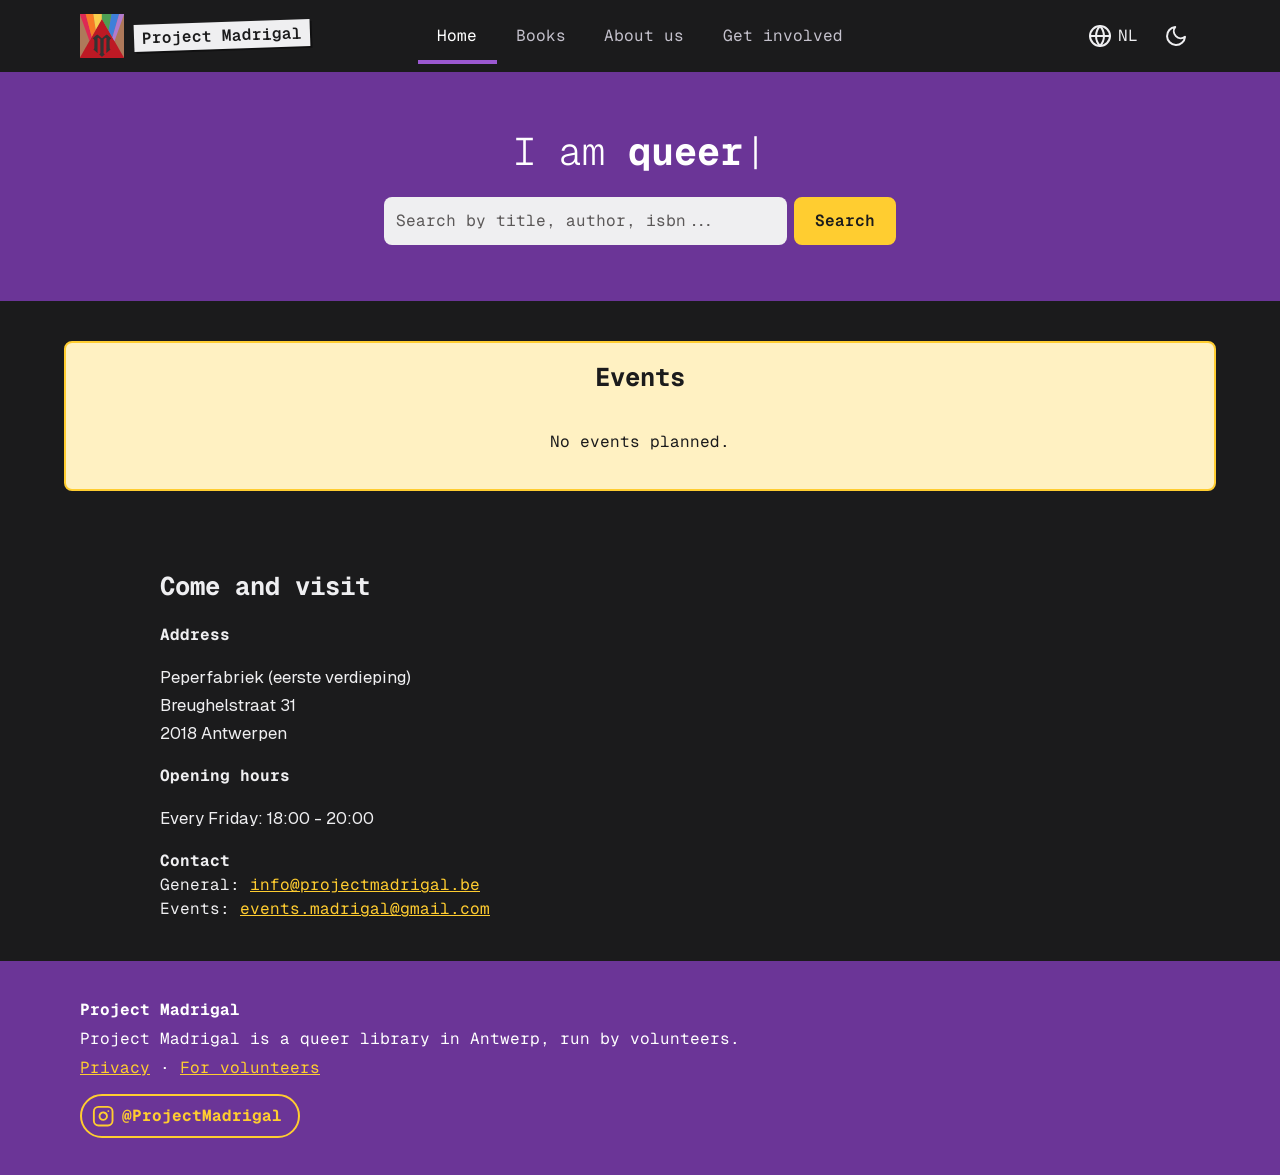
<file: index.html>
<!doctype html>
<html lang="nl">
<head>
  <meta charset="utf-8">
  <meta name="viewport" content="width=device-width, initial-scale=1">
  <title>Project Madrigal · queer bibliotheek in Antwerpen</title>
  <meta name="description" content="Project Madrigal is een queer bibliotheek in Antwerpen. Leen gratis boeken over gender, seksualiteit en feminisme, en klassiekers uit de gay- en lesbische literatuur.">
  <link rel="canonical" href="https://projectmadrigal.github.io/">
  <!-- Voorbeeldweergave als je een link deelt (WhatsApp, Instagram, Facebook, ...) -->
  <meta property="og:type" content="website">
  <meta property="og:site_name" content="Project Madrigal">
  <meta property="og:locale" content="nl_BE">
  <meta property="og:locale:alternate" content="en_GB">
  <meta property="og:title" content="Project Madrigal, queer bib in Antwerpen">
  <meta property="og:description" content="Project Madrigal is een queer bibliotheek in Antwerpen. Leen gratis boeken over gender, seksualiteit en feminisme, en klassiekers uit de gay- en lesbische literatuur.">
  <meta property="og:url" content="https://projectmadrigal.github.io/">
  <meta property="og:image" content="https://projectmadrigal.github.io/assets/deelbeeld.png">
  <meta property="og:image:width" content="1200">
  <meta property="og:image:height" content="630">
  <meta property="og:image:alt" content="Logo van Project Madrigal met de tekst: queer bib in Antwerpen, leen gratis boeken.">
  <meta name="twitter:card" content="summary_large_image">
  <meta name="theme-color" content="#1b1b1c">
  <link rel="manifest" href="manifest.json">
  <link rel="icon" href="favicon.ico" sizes="any">
  <link rel="icon" href="assets/logo.svg" type="image/svg+xml">
  <link rel="apple-touch-icon" href="icons/icoon-192.png">
  <link rel="stylesheet" href="styles.css">
  <script>try { var t = localStorage.getItem('madrigal_thema'); if (t) document.documentElement.setAttribute('data-theme', t); } catch (e) {}</script>
</head>
<body data-pagina="home">
  <header id="site-kop"></header>

  <main id="inhoud" class="website" tabindex="-1">
    <section class="sectie sectie-paars hero" aria-labelledby="hero-titel">
      <h1 id="hero-titel" class="hero-tekst">
        <span data-i18n="ikBen">Ik ben</span>
        <span class="hero-woord" id="hero-woord" aria-hidden="true">welkom</span>
        <span class="verborgen" id="hero-alles"></span>
      </h1>
      <form class="hero-zoek" role="search" action="boeken.html" id="hero-zoek">
        <label for="hero-q" class="verborgen" data-i18n="zoekLabel">Zoek een boek</label>
        <input type="search" id="hero-q" name="q" autocomplete="off" data-i18n-placeholder="zoekPlaatshouder">
        <button type="submit" class="knop" data-i18n="zoekKnop">Zoeken</button>
      </form>
    </section>

    <div id="voorbeeld-melding" class="melding let-op" hidden data-i18n="voorbeeldSite"></div>

    <!-- Nieuws en agenda: naast elkaar op een groot scherm, onder elkaar op een gsm. -->
    <div class="sectie sectie-donker">
      <div class="binnen naast-elkaar">
        <section class="kolom" aria-labelledby="nieuws-titel" id="nieuws-sectie">
          <h2 id="nieuws-titel" data-i18n="nieuws">Nieuws</h2>
          <div class="kaarten" id="nieuws"><p class="laden" data-i18n="laden">Even laden...</p></div>
        </section>
        <section class="kolom kolom-geel" aria-labelledby="agenda-titel">
          <h2 id="agenda-titel" data-i18n="agenda">Agenda</h2>
          <div class="kaarten" id="agenda"><p class="laden" data-i18n="laden">Even laden...</p></div>
        </section>
      </div>
    </div>

    <section class="sectie sectie-lila" aria-labelledby="nieuw-titel" id="nieuw-sectie" hidden>
      <div class="binnen">
        <h2 id="nieuw-titel" data-i18n="nieuwBinnen">Nieuw binnen</h2>
        <ul class="aanraders" id="nieuw-binnen"></ul>
        <p class="meer"><a href="boeken.html#/?sorteer=toegevoegd" data-i18n="alleNieuwe">Bekijk alle boeken, laatst toegevoegd eerst</a></p>
      </div>
    </section>

    <section class="sectie sectie-aanraders" aria-labelledby="aanraders-titel" id="aanraders-sectie">
      <div class="binnen">
        <h2 id="aanraders-titel" data-i18n="aanraders">In de kijker</h2>
        <div id="aanraders"></div>
      </div>
    </section>

    <section class="sectie sectie-licht" aria-labelledby="faq-titel" id="faq-sectie">
      <div class="binnen">
        <h2 id="faq-titel" data-i18n="faq">Veelgestelde vragen</h2>
        <div class="faq" id="faq"></div>
      </div>
    </section>

    <section class="sectie sectie-donker" aria-labelledby="langs-titel">
      <div class="binnen contact">
        <div>
          <h2 id="langs-titel" data-i18n="komLangs">Kom eens langs</h2>
          <dl>
            <dt data-i18n="adres">Adres</dt>
            <dd class="tekstblok"><p id="adres"></p></dd>
            <dt data-i18n="openingsuren">Openingsuren</dt>
            <dd class="tekstblok"><p id="openingsuren"></p></dd>
            <dt data-i18n="contact">Contact</dt>
            <dd id="mails"></dd>
          </dl>
        </div>
        <iframe id="kaart" data-i18n-title="kaartTitel" title="Kaart met de locatie van Project Madrigal" loading="lazy"
          src="https://www.openstreetmap.org/export/embed.html?bbox=4.4100%2C51.2054%2C4.4198%2C51.2102&amp;layer=mapnik&amp;marker=51.20780%2C4.41490"></iframe>
      </div>
    </section>
  </main>

  <footer id="site-voet"></footer>

  <script src="config.js"></script>
  <script src="i18n.js"></script>
  <script src="layout.js"></script>
  <script src="dom.js"></script>
  <script src="agenda.js"></script>
  <script src="home.js"></script>
</body>
</html>
</file>
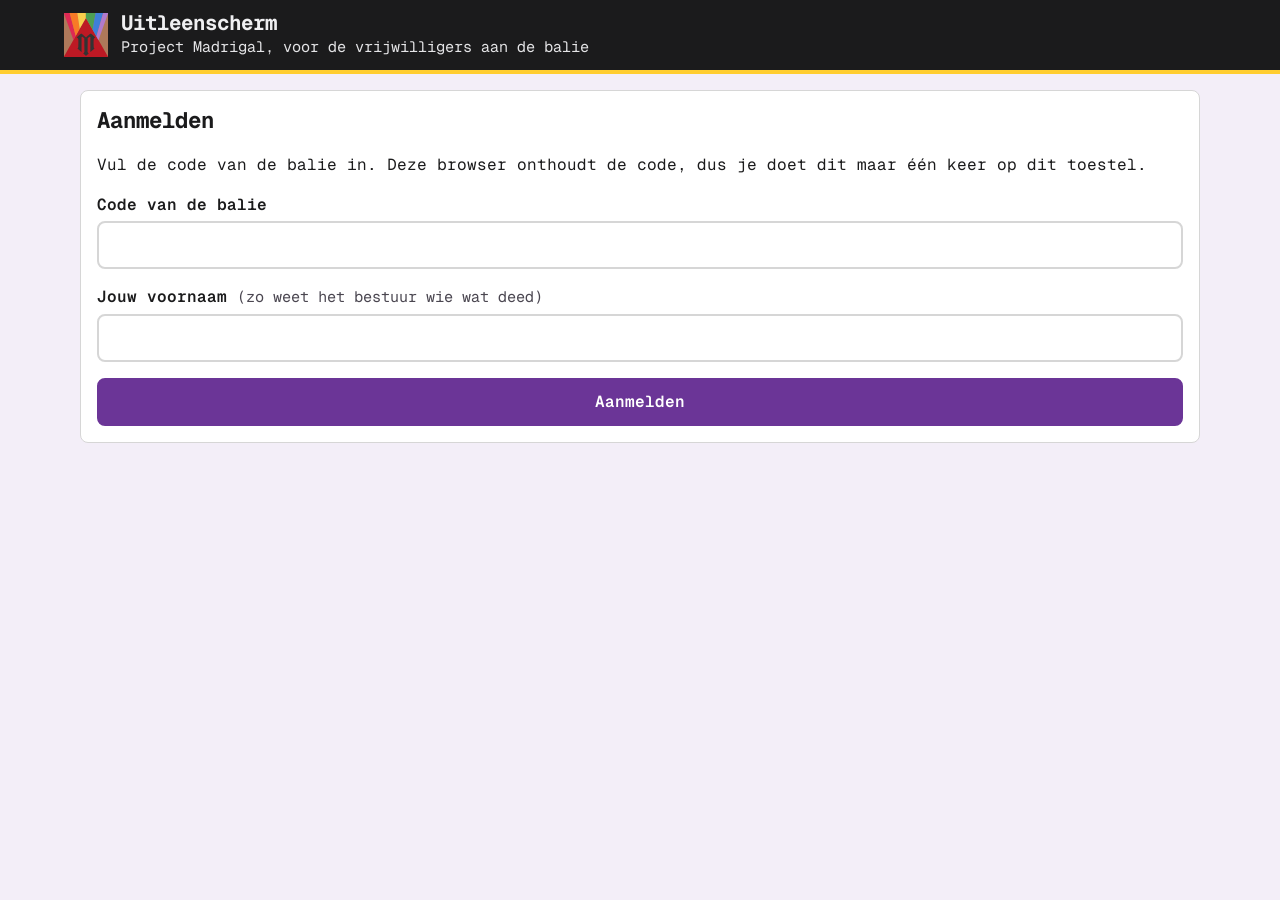
<file: balie.html>
<!doctype html>
<html lang="nl">
<head>
  <meta charset="utf-8">
  <meta name="viewport" content="width=device-width, initial-scale=1">
  <meta name="robots" content="noindex">
  <title>Uitleenscherm · Project Madrigal</title>
  <meta name="robots" content="noindex">
  <meta name="theme-color" content="#1b1b1c">
  <link rel="manifest" href="manifest.json">
  <link rel="icon" href="icons/icoon.svg" type="image/svg+xml">
  <link rel="stylesheet" href="styles.css">
</head>
<body>
  <a class="overslaan" href="#inhoud">Ga naar de inhoud</a>
  <header class="kop">
    <div class="kop-binnen">
      <img class="logo" src="assets/logo.svg" alt="" width="44" height="44">
      <div>
        <h1>Uitleenscherm</h1>
        <p class="ondertitel">Project Madrigal, voor de vrijwilligers aan de balie</p>
      </div>
    </div>
  </header>

  <main id="inhoud" tabindex="-1">
    <!-- Aanmelden -->
    <section id="aanmelden" class="blok" hidden aria-labelledby="aanmelden-titel">
      <h2 id="aanmelden-titel">Aanmelden</h2>
      <p>Vul de code van de balie in. Deze browser onthoudt de code, dus je doet dit maar één keer op dit toestel.</p>
      <form id="aanmeldformulier" novalidate>
        <div class="veld">
          <label for="code">Code van de balie</label>
          <input type="password" id="code" autocomplete="off" required>
        </div>
        <div class="veld">
          <label for="wie">Jouw voornaam <span class="hulptekst">(zo weet het bestuur wie wat deed)</span></label>
          <input type="text" id="wie" autocomplete="given-name" maxlength="40" required>
        </div>
        <div id="aanmeld-melding" class="melding fout" role="alert" hidden></div>
        <button type="submit" class="knop breed">Aanmelden</button>
      </form>
    </section>

    <!-- Het uitleenscherm zelf -->
    <section id="app" hidden>
      <div class="bovenbalk">
        <p id="balie-info">Gegevens laden...</p>
        <div class="knoppen klein">
          <button type="button" class="knop tweede" id="vernieuw">Vernieuw</button>
          <button type="button" class="knop tweede" id="wissel">Andere vrijwilliger</button>
          <button type="button" class="knop tweede" id="afmelden">Afmelden</button>
        </div>
      </div>
      <div id="apart-lijst"></div>
      <div id="werkvlak"></div>
    </section>
  </main>

  <!-- Melding bij een overschreden grens -->
  <dialog id="grens-dialoog" aria-labelledby="grens-titel">
    <h2 id="grens-titel">Let op</h2>
    <ul id="grens-meldingen"></ul>
    <p>Wil je toch doorgaan? Schrijf dan kort waarom. Het bestuur ziet deze reden.</p>
    <div class="veld">
      <label for="grens-reden">Reden <span class="hulptekst">(verplicht)</span></label>
      <textarea id="grens-reden" maxlength="300"></textarea>
      <p id="grens-fout" class="melding fout" hidden>Vul een reden in om toch door te gaan.</p>
    </div>
    <div class="knoppen">
      <button type="button" class="knop tweede" id="grens-annuleren">Annuleren</button>
      <button type="button" class="knop" id="grens-doorgaan">Toch doorgaan</button>
    </div>
  </dialog>

  <script src="config.js"></script>
  <script src="api.js"></script>
  <script src="dom.js"></script>
  <script src="zoeken.js"></script>
  <script src="beheer.js"></script>
  <script src="balie.js"></script>
</body>
</html>
</file>
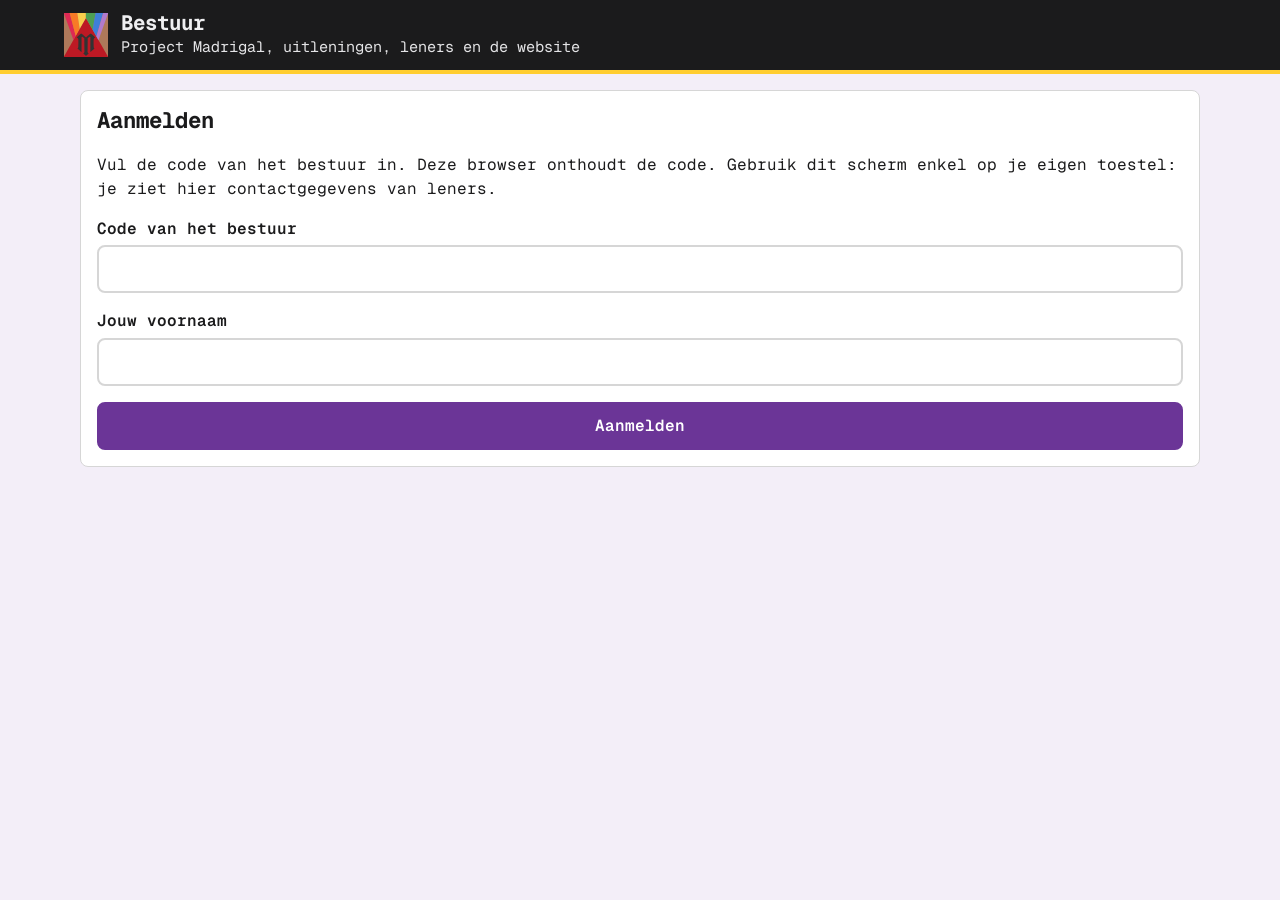
<file: bestuur.html>
<!doctype html>
<html lang="nl">
<head>
  <meta charset="utf-8">
  <meta name="viewport" content="width=device-width, initial-scale=1">
  <meta name="robots" content="noindex">
  <title>Bestuur · Project Madrigal</title>
  <meta name="robots" content="noindex">
  <meta name="theme-color" content="#1b1b1c">
  <link rel="icon" href="icons/icoon.svg" type="image/svg+xml">
  <link rel="stylesheet" href="styles.css">
</head>
<body>
  <a class="overslaan" href="#inhoud">Ga naar de inhoud</a>
  <header class="kop">
    <div class="kop-binnen">
      <img class="logo" src="assets/logo.svg" alt="" width="44" height="44">
      <div>
        <h1>Bestuur</h1>
        <p class="ondertitel">Project Madrigal, uitleningen, leners en de website</p>
      </div>
    </div>
  </header>

  <main id="inhoud" tabindex="-1">
    <section id="aanmelden" class="blok" hidden aria-labelledby="aanmelden-titel">
      <h2 id="aanmelden-titel">Aanmelden</h2>
      <p>Vul de code van het bestuur in. Deze browser onthoudt de code. Gebruik dit scherm enkel op je eigen toestel: je ziet hier contactgegevens van leners.</p>
      <form id="aanmeldformulier" novalidate>
        <div class="veld">
          <label for="code">Code van het bestuur</label>
          <input type="password" id="code" autocomplete="off" required>
        </div>
        <div class="veld">
          <label for="wie">Jouw voornaam</label>
          <input type="text" id="wie" autocomplete="given-name" maxlength="40" required>
        </div>
        <div id="aanmeld-melding" class="melding fout" role="alert" hidden></div>
        <button type="submit" class="knop breed">Aanmelden</button>
      </form>
    </section>

    <section id="app" hidden>
      <div class="bovenbalk">
        <p id="bestuur-info">Gegevens laden...</p>
        <div class="knoppen klein">
          <a class="knop tweede" href="balie.html">Naar het uitleenscherm</a>
          <button type="button" class="knop tweede" id="vernieuw">Vernieuw</button>
          <button type="button" class="knop tweede" id="afmelden">Afmelden</button>
        </div>
      </div>
      <nav class="sectienav" id="sectienav" aria-label="Onderdelen"></nav>
      <div id="melding" aria-live="polite"></div>
      <div id="sectie" class="blok"></div>
    </section>
  </main>

  <dialog id="grens-dialoog" aria-labelledby="grens-titel">
    <h2 id="grens-titel">Let op</h2>
    <ul id="grens-meldingen"></ul>
    <p>Wil je toch doorgaan? Schrijf dan kort waarom.</p>
    <div class="veld">
      <label for="grens-reden">Reden <span class="hulptekst">(verplicht)</span></label>
      <textarea id="grens-reden" maxlength="300"></textarea>
      <p id="grens-fout" class="melding fout" hidden>Vul een reden in om toch door te gaan.</p>
    </div>
    <div class="knoppen">
      <button type="button" class="knop tweede" id="grens-annuleren">Annuleren</button>
      <button type="button" class="knop" id="grens-doorgaan">Toch doorgaan</button>
    </div>
  </dialog>

  <script src="config.js"></script>
  <script src="api.js"></script>
  <script src="dom.js"></script>
  <script src="zoeken.js"></script>
  <script src="beheer.js"></script>
  <script src="bestuur-beheer.js?v=5"></script>
  <script src="bestuur.js?v=5"></script>
</body>
</html>
</file>
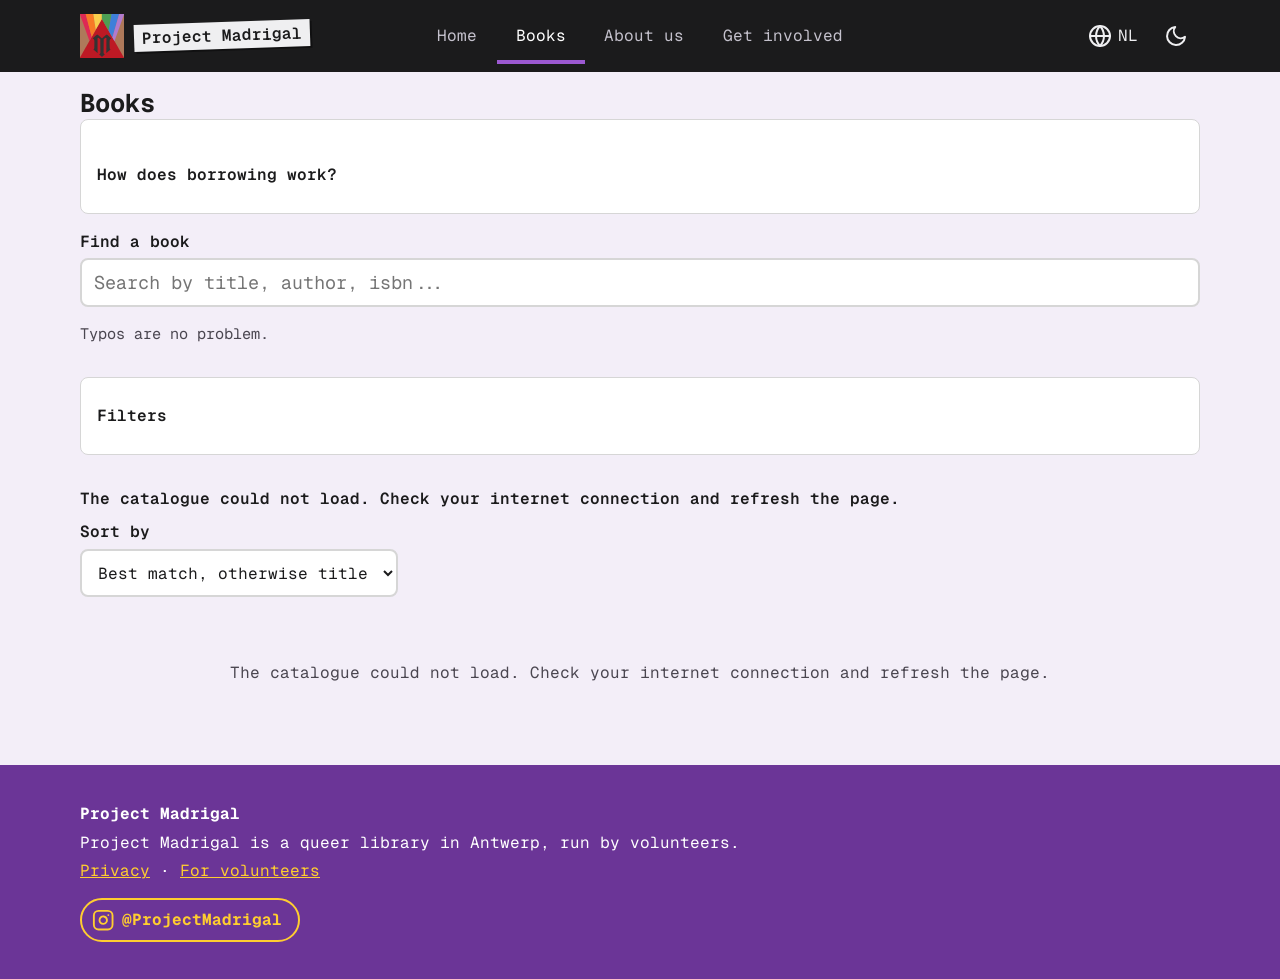
<file: boeken.html>
<!doctype html>
<html lang="nl">
<head>
  <meta charset="utf-8">
  <meta name="viewport" content="width=device-width, initial-scale=1">
  <title>Boeken · Project Madrigal</title>
  <meta name="description" content="Zoek in de collectie van Project Madrigal, de queer bibliotheek van Antwerpen: gender, seksualiteit, feminisme en klassiekers uit de gay- en lesbische literatuur.">
  <link rel="canonical" href="https://projectmadrigal.github.io/boeken.html">
  <!-- Voorbeeldweergave als je een link deelt (WhatsApp, Instagram, Facebook, ...) -->
  <meta property="og:type" content="website">
  <meta property="og:site_name" content="Project Madrigal">
  <meta property="og:locale" content="nl_BE">
  <meta property="og:locale:alternate" content="en_GB">
  <meta property="og:title" content="Boeken · Project Madrigal">
  <meta property="og:description" content="Zoek in de collectie van Project Madrigal, de queer bibliotheek van Antwerpen: gender, seksualiteit, feminisme en klassiekers uit de gay- en lesbische literatuur.">
  <meta property="og:url" content="https://projectmadrigal.github.io/boeken.html">
  <meta property="og:image" content="https://projectmadrigal.github.io/assets/deelbeeld.png">
  <meta property="og:image:width" content="1200">
  <meta property="og:image:height" content="630">
  <meta property="og:image:alt" content="Logo van Project Madrigal met de tekst: queer bib in Antwerpen, leen gratis boeken.">
  <meta name="twitter:card" content="summary_large_image">
  <meta name="theme-color" content="#1b1b1c">
  <link rel="manifest" href="manifest.json">
  <link rel="icon" href="favicon.ico" sizes="any">
  <link rel="icon" href="assets/logo.svg" type="image/svg+xml">
  <link rel="apple-touch-icon" href="icons/icoon-192.png">
  <link rel="stylesheet" href="styles.css">
  <script>try { var t = localStorage.getItem('madrigal_thema'); if (t) document.documentElement.setAttribute('data-theme', t); } catch (e) {}</script>
</head>
<body data-pagina="boeken">
  <header id="site-kop"></header>

  <main id="inhoud" tabindex="-1">
    <div id="voorbeeld-melding" class="melding let-op" hidden data-i18n="voorbeeld"></div>

    <!-- Lijst met zoeken en filters -->
    <section id="lijst-scherm" aria-labelledby="lijst-titel">
      <h1 id="lijst-titel" data-i18n="catalogusTitel">Boeken</h1>
      <div class="blok" id="intro">
        <p id="welkom"></p>
        <details>
          <summary data-i18n="hoeLenen">Hoe werkt lenen?</summary>
          <p id="uitleg-lenen"></p>
          <p><a href="#/privacy" data-i18n="privacyLink">Wat doen we met je gegevens?</a></p>
        </details>
      </div>

      <form class="zoekbalk" role="search" id="zoekformulier">
        <div class="zoekveld">
          <label for="zoek" data-i18n="zoekLabel">Zoek een boek</label>
          <input type="search" id="zoek" name="q" autocomplete="off" data-i18n-placeholder="zoekPlaatshouder" aria-describedby="zoek-hulp">
          <p id="zoek-hulp" class="hulptekst" data-i18n="zoekHulp">Tikfouten zijn geen probleem.</p>
        </div>
        <details class="blok" id="filters">
          <summary><span data-i18n="filters">Filters</span>&nbsp;<span id="filter-teller" class="hulptekst"></span></summary>
          <div class="filterraster" id="filterraster"></div>
          <label class="vinkje" for="filter-beschikbaar">
            <input type="checkbox" id="filter-beschikbaar"> <span data-i18n="enkelBeschikbaar">Toon enkel boeken die nu beschikbaar zijn</span>
          </label>
          <div class="knoppen">
            <button type="button" class="knop tweede" id="wis-filters" data-i18n="wisFilters">Wis alle filters</button>
          </div>
        </details>
      </form>

      <div class="lijstkop">
        <p id="aantal" aria-live="polite" aria-atomic="true" tabindex="-1" data-i18n="laden">Even laden...</p>
        <div class="veld">
          <label for="sorteer" data-i18n="sorteerOp">Sorteer op</label>
          <select id="sorteer">
            <option value="relevantie" data-i18n="sortRelevantie">Beste overeenkomst, anders titel</option>
            <option value="titel" data-i18n="sortTitel">Titel</option>
            <option value="auteur" data-i18n="sortAuteur">Auteur</option>
            <option value="jaar-nieuw" data-i18n="sortJaarNieuw">Jaartal, nieuwste eerst</option>
            <option value="jaar-oud" data-i18n="sortJaarOud">Jaartal, oudste eerst</option>
            <option value="toegevoegd" data-i18n="sortToegevoegd">Laatst toegevoegd</option>
          </select>
        </div>
      </div>

      <ul class="boekenlijst" id="resultaten"></ul>
      <p class="laden" id="laden" data-i18n="laden">Even laden...</p>
      <nav class="paginas" id="paginas" hidden data-i18n-aria-label="paginas"></nav>
    </section>

    <!-- Detailpagina van één boek -->
    <section id="detail-scherm" hidden aria-live="polite"></section>

    <!-- Privacy -->
    <section id="privacy-scherm" hidden>
      <a class="terug" href="#/" data-i18n="terugCatalogus">← Terug naar de catalogus</a>
      <div class="blok">
        <h1 tabindex="-1" data-i18n="privacy">Privacy</h1>
        <p id="privacy-tekst"></p>
        <p id="privacy-statistiek" data-i18n="privacyStatistiek" hidden></p>
      </div>
    </section>
  </main>

  <footer id="site-voet"></footer>

  <script src="config.js"></script>
  <script src="i18n.js"></script>
  <script src="layout.js"></script>
  <script src="api.js"></script>
  <script src="dom.js"></script>
  <script src="zoeken.js"></script>
  <script src="filters.js"></script>
  <script src="app.js"></script>
</body>
</html>
</file>
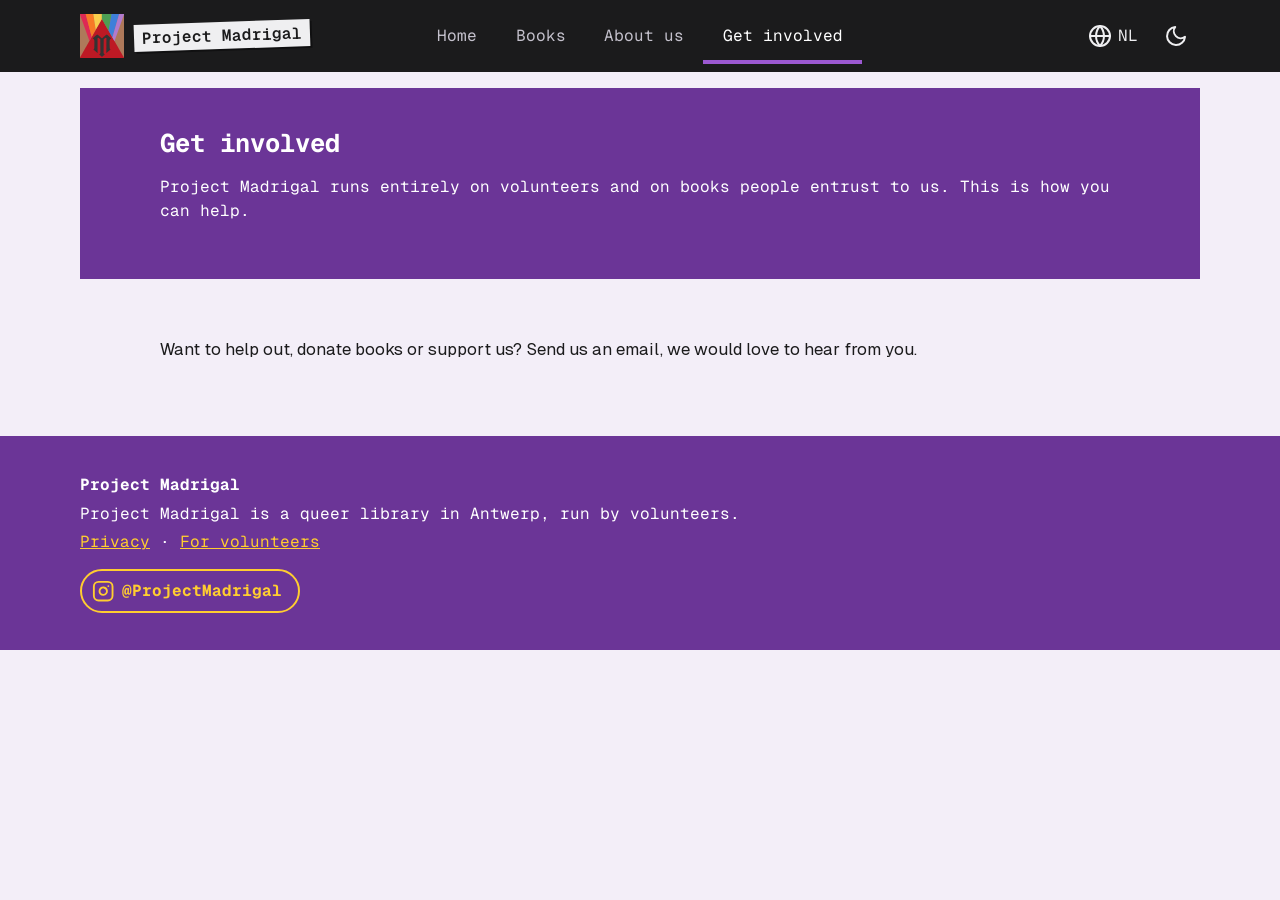
<file: doe-mee.html>
<!doctype html>
<html lang="nl">
<head>
  <meta charset="utf-8">
  <meta name="viewport" content="width=device-width, initial-scale=1">
  <title>Doe mee · Project Madrigal</title>
  <meta name="description" content="Word vrijwilliger, schenk boeken of steun Project Madrigal, de queer bibliotheek van Antwerpen.">
  <link rel="canonical" href="https://projectmadrigal.github.io/doe-mee.html">
  <!-- Voorbeeldweergave als je een link deelt (WhatsApp, Instagram, Facebook, ...) -->
  <meta property="og:type" content="website">
  <meta property="og:site_name" content="Project Madrigal">
  <meta property="og:locale" content="nl_BE">
  <meta property="og:locale:alternate" content="en_GB">
  <meta property="og:title" content="Doe mee met Project Madrigal">
  <meta property="og:description" content="Word vrijwilliger, schenk boeken of steun Project Madrigal, de queer bibliotheek van Antwerpen.">
  <meta property="og:url" content="https://projectmadrigal.github.io/doe-mee.html">
  <meta property="og:image" content="https://projectmadrigal.github.io/assets/deelbeeld.png">
  <meta property="og:image:width" content="1200">
  <meta property="og:image:height" content="630">
  <meta property="og:image:alt" content="Logo van Project Madrigal met de tekst: queer bib in Antwerpen, leen gratis boeken.">
  <meta name="twitter:card" content="summary_large_image">
  <meta name="theme-color" content="#1b1b1c">
  <link rel="manifest" href="manifest.json">
  <link rel="icon" href="favicon.ico" sizes="any">
  <link rel="icon" href="assets/logo.svg" type="image/svg+xml">
  <link rel="apple-touch-icon" href="icons/icoon-192.png">
  <link rel="stylesheet" href="styles.css">
  <script>try { var t = localStorage.getItem('madrigal_thema'); if (t) document.documentElement.setAttribute('data-theme', t); } catch (e) {}</script>
</head>
<body data-pagina="doemee">
  <header id="site-kop"></header>

  <main id="inhoud" tabindex="-1">
    <section class="sectie sectie-paars">
      <div class="binnen">
        <h1 data-i18n="doeMeeTitel">Doe mee</h1>
        <p class="lees" data-i18n="doeMeeIntro"></p>
      </div>
    </section>

    <section class="sectie sectie-licht" aria-labelledby="dm-vrijwilliger-titel" id="dm-vrijwilliger" hidden>
      <div class="binnen lees">
        <h2 id="dm-vrijwilliger-titel" data-i18n="dmVrijwilliger">Word vrijwilliger</h2>
        <div class="tekstblok"><p data-tekst></p></div>
        <p data-mail></p>
      </div>
    </section>

    <section class="sectie sectie-geel" aria-labelledby="dm-schenken-titel" id="dm-schenken" hidden>
      <div class="binnen lees">
        <h2 id="dm-schenken-titel" data-i18n="dmSchenken">Schenk boeken</h2>
        <div class="tekstblok"><p data-tekst></p></div>
        <p data-mail></p>
      </div>
    </section>

    <section class="sectie sectie-lila" aria-labelledby="dm-steunen-titel" id="dm-steunen" hidden>
      <div class="binnen lees">
        <h2 id="dm-steunen-titel" data-i18n="dmSteunen">Steun ons</h2>
        <div class="tekstblok"><p data-tekst></p></div>
        <p data-mail></p>
      </div>
    </section>

    <section class="sectie sectie-licht" id="dm-leeg" hidden>
      <div class="binnen lees">
        <p data-i18n="dmLeeg"></p>
        <p data-mail></p>
      </div>
    </section>
  </main>

  <footer id="site-voet"></footer>

  <script src="config.js"></script>
  <script src="i18n.js"></script>
  <script src="layout.js"></script>
  <script src="doemee.js"></script>
</body>
</html>
</file>
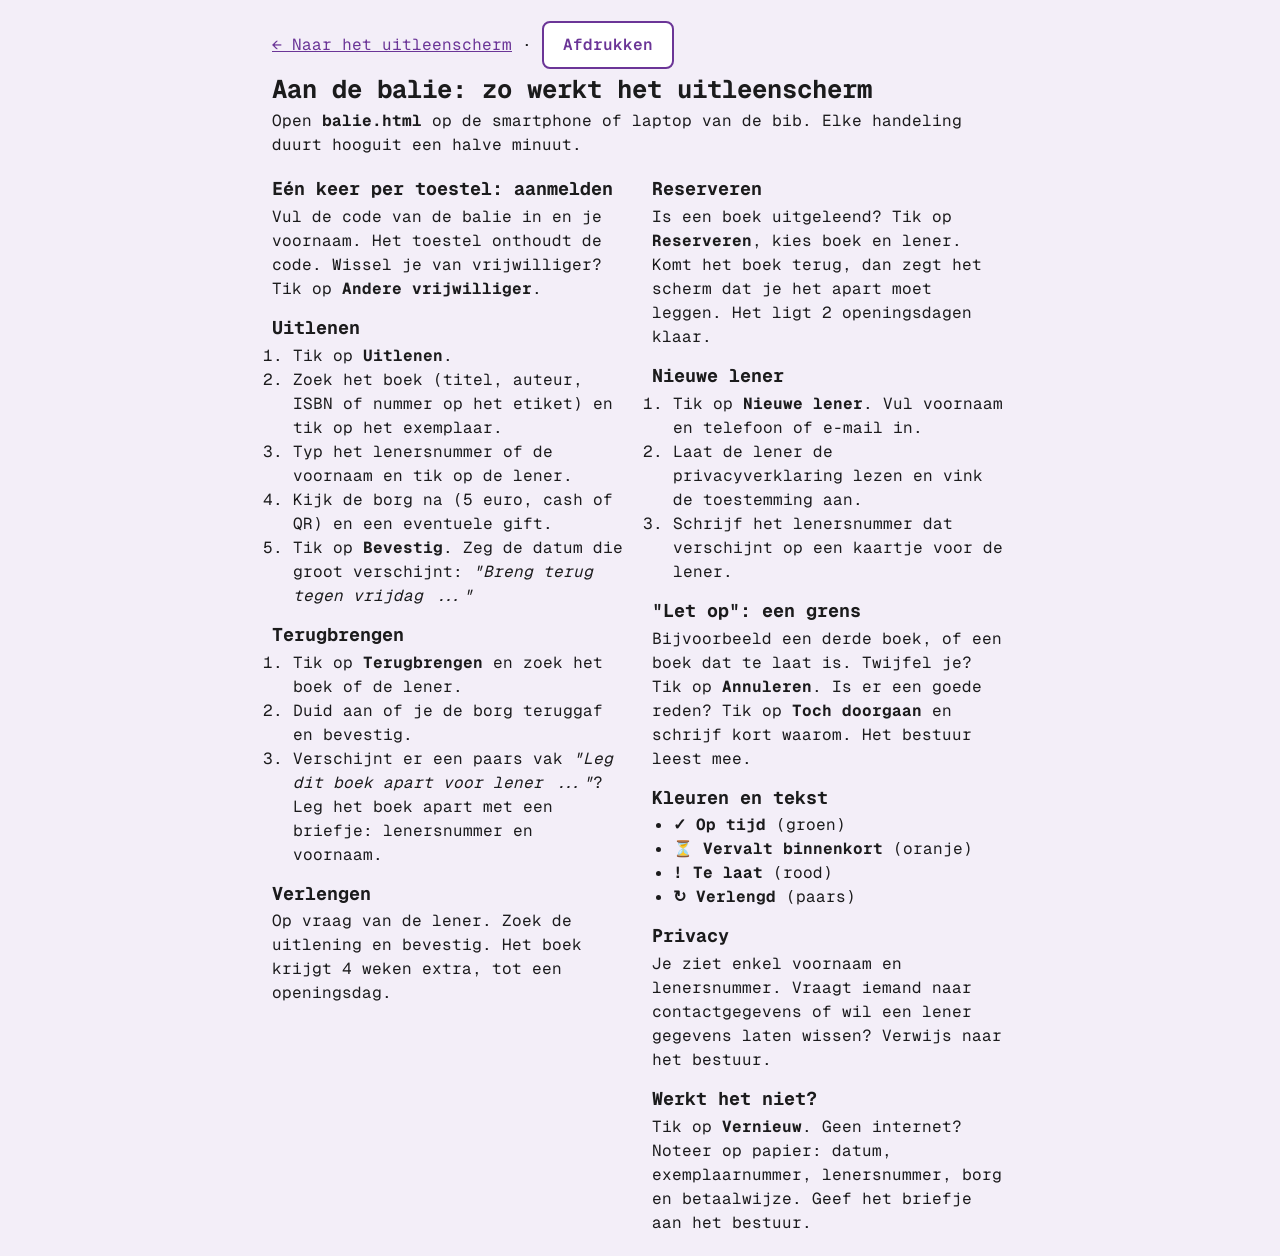
<file: handleiding-balie.html>
<!doctype html>
<html lang="nl">
<head>
  <meta charset="utf-8">
  <meta name="viewport" content="width=device-width, initial-scale=1">
  <meta name="robots" content="noindex">
  <title>Handleiding balie · Project Madrigal</title>
  <meta name="robots" content="noindex">
  <link rel="stylesheet" href="styles.css">
  <style>
    /* Past op één A4 bij afdrukken. */
    .handleiding { max-width: 48rem; margin: 0 auto; }
    .handleiding h2 { font-size: 1.15rem; margin: 1rem 0 .3rem; }
    .handleiding ol, .handleiding ul { margin: 0; padding-left: 1.3rem; }
    .handleiding p { margin: .3rem 0; }
    .kolommen { display: grid; gap: 0 1.5rem; grid-template-columns: 1fr; }
    @media (min-width: 40rem) { .kolommen { grid-template-columns: 1fr 1fr; } }
    @media print {
      @page { size: A4; margin: 12mm; }
      body { font-size: 9.5pt; line-height: 1.35; }
      .handleiding h1 { font-size: 15pt; }
      .handleiding h2 { font-size: 10.5pt; margin-top: 6pt; }
      .kolommen { grid-template-columns: 1fr 1fr; }
      main { padding: 0; }
    }
  </style>
</head>
<body>
  <main class="handleiding">
    <p class="geen-print"><a href="balie.html">← Naar het uitleenscherm</a> · <button type="button" class="knop tweede" onclick="window.print()">Afdrukken</button></p>
    <h1>Aan de balie: zo werkt het uitleenscherm</h1>
    <p>Open <strong>balie.html</strong> op de smartphone of laptop van de bib. Elke handeling duurt hooguit een halve minuut.</p>

    <div class="kolommen">
      <section>
        <h2>Eén keer per toestel: aanmelden</h2>
        <p>Vul de code van de balie in en je voornaam. Het toestel onthoudt de code. Wissel je van vrijwilliger? Tik op <strong>Andere vrijwilliger</strong>.</p>

        <h2>Uitlenen</h2>
        <ol>
          <li>Tik op <strong>Uitlenen</strong>.</li>
          <li>Zoek het boek (titel, auteur, ISBN of nummer op het etiket) en tik op het exemplaar.</li>
          <li>Typ het lenersnummer of de voornaam en tik op de lener.</li>
          <li>Kijk de borg na (5 euro, cash of QR) en een eventuele gift.</li>
          <li>Tik op <strong>Bevestig</strong>. Zeg de datum die groot verschijnt: <em>"Breng terug tegen vrijdag ..."</em></li>
        </ol>

        <h2>Terugbrengen</h2>
        <ol>
          <li>Tik op <strong>Terugbrengen</strong> en zoek het boek of de lener.</li>
          <li>Duid aan of je de borg teruggaf en bevestig.</li>
          <li>Verschijnt er een paars vak <em>"Leg dit boek apart voor lener ..."</em>? Leg het boek apart met een briefje: lenersnummer en voornaam.</li>
        </ol>

        <h2>Verlengen</h2>
        <p>Op vraag van de lener. Zoek de uitlening en bevestig. Het boek krijgt 4 weken extra, tot een openingsdag.</p>
      </section>

      <section>
        <h2>Reserveren</h2>
        <p>Is een boek uitgeleend? Tik op <strong>Reserveren</strong>, kies boek en lener. Komt het boek terug, dan zegt het scherm dat je het apart moet leggen. Het ligt 2 openingsdagen klaar.</p>

        <h2>Nieuwe lener</h2>
        <ol>
          <li>Tik op <strong>Nieuwe lener</strong>. Vul voornaam en telefoon of e-mail in.</li>
          <li>Laat de lener de privacyverklaring lezen en vink de toestemming aan.</li>
          <li>Schrijf het lenersnummer dat verschijnt op een kaartje voor de lener.</li>
        </ol>

        <h2>"Let op": een grens</h2>
        <p>Bijvoorbeeld een derde boek, of een boek dat te laat is. Twijfel je? Tik op <strong>Annuleren</strong>. Is er een goede reden? Tik op <strong>Toch doorgaan</strong> en schrijf kort waarom. Het bestuur leest mee.</p>

        <h2>Kleuren en tekst</h2>
        <ul>
          <li><strong>✓ Op tijd</strong> (groen)</li>
          <li><strong>⏳ Vervalt binnenkort</strong> (oranje)</li>
          <li><strong>! Te laat</strong> (rood)</li>
          <li><strong>↻ Verlengd</strong> (paars)</li>
        </ul>

        <h2>Privacy</h2>
        <p>Je ziet enkel voornaam en lenersnummer. Vraagt iemand naar contactgegevens of wil een lener gegevens laten wissen? Verwijs naar het bestuur.</p>

        <h2>Werkt het niet?</h2>
        <p>Tik op <strong>Vernieuw</strong>. Geen internet? Noteer op papier: datum, exemplaarnummer, lenersnummer, borg en betaalwijze. Geef het briefje aan het bestuur.</p>
      </section>
    </div>
  </main>
</body>
</html>
</file>
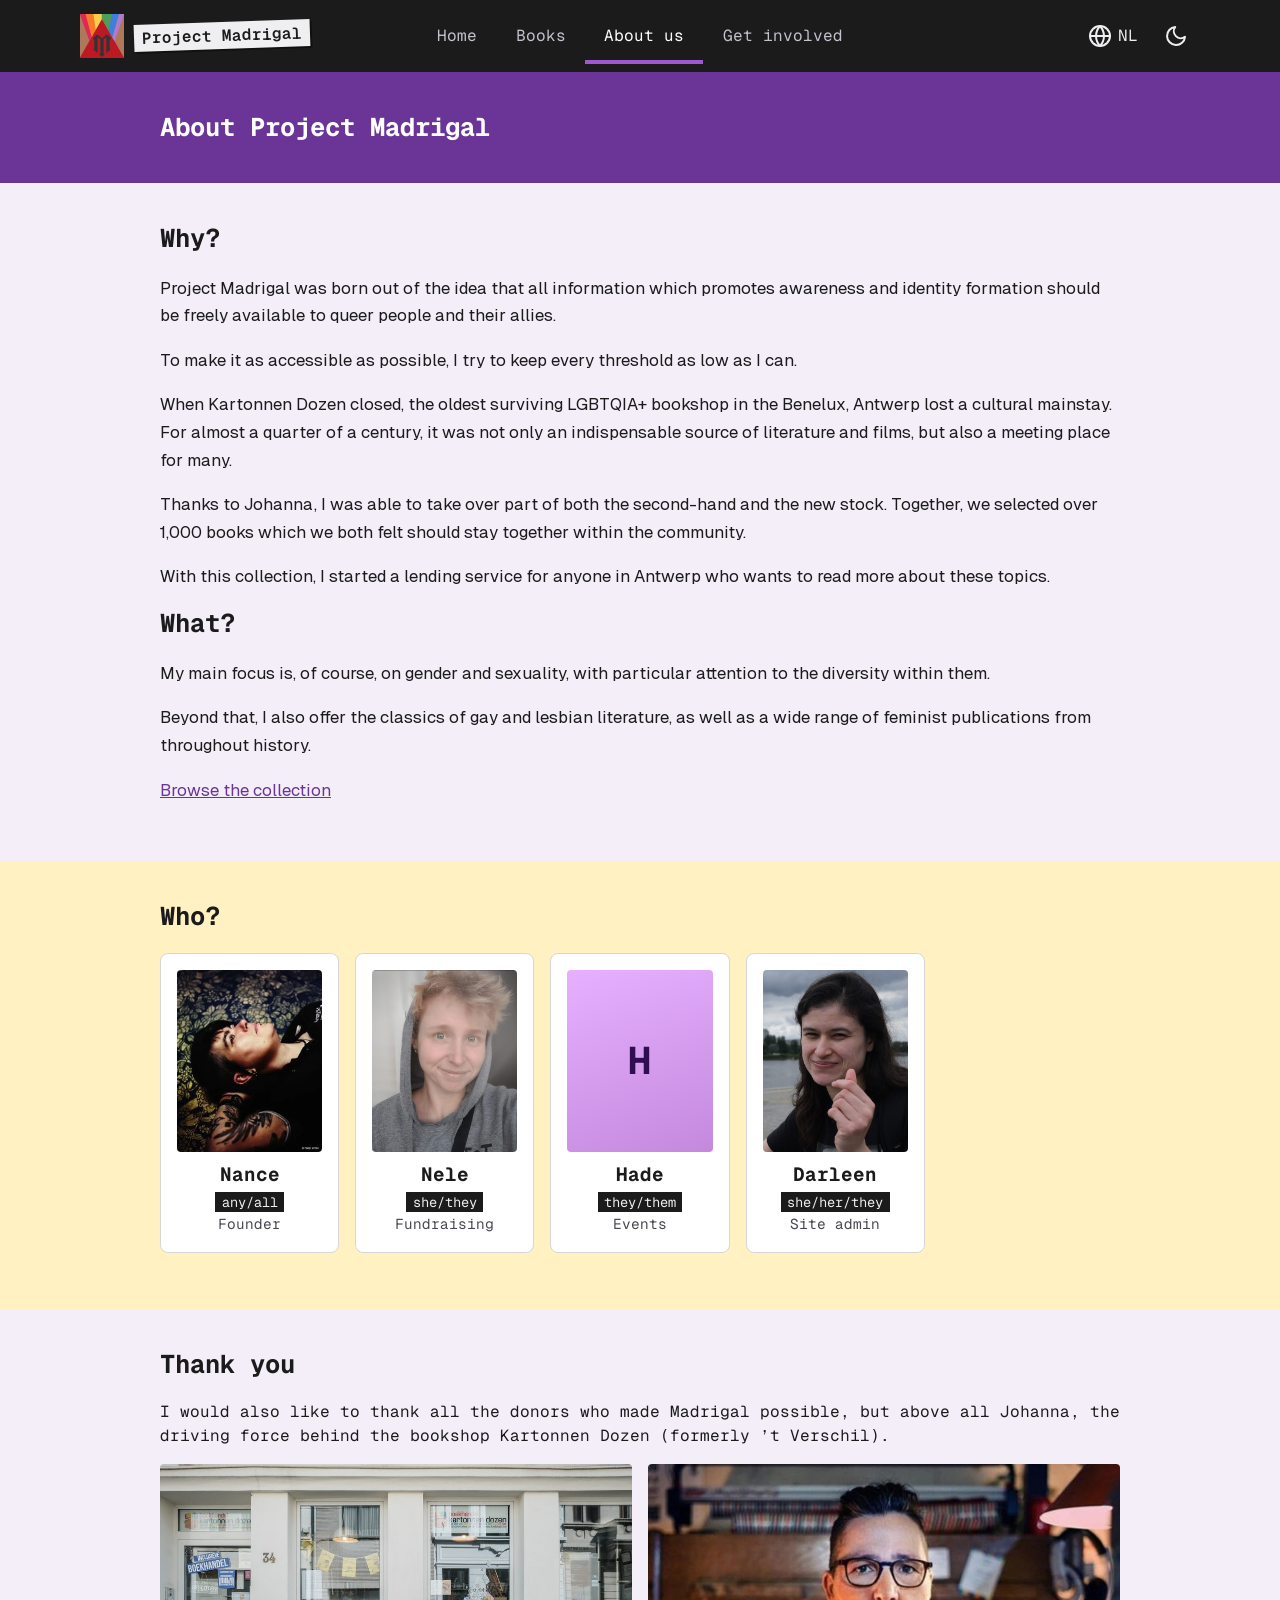
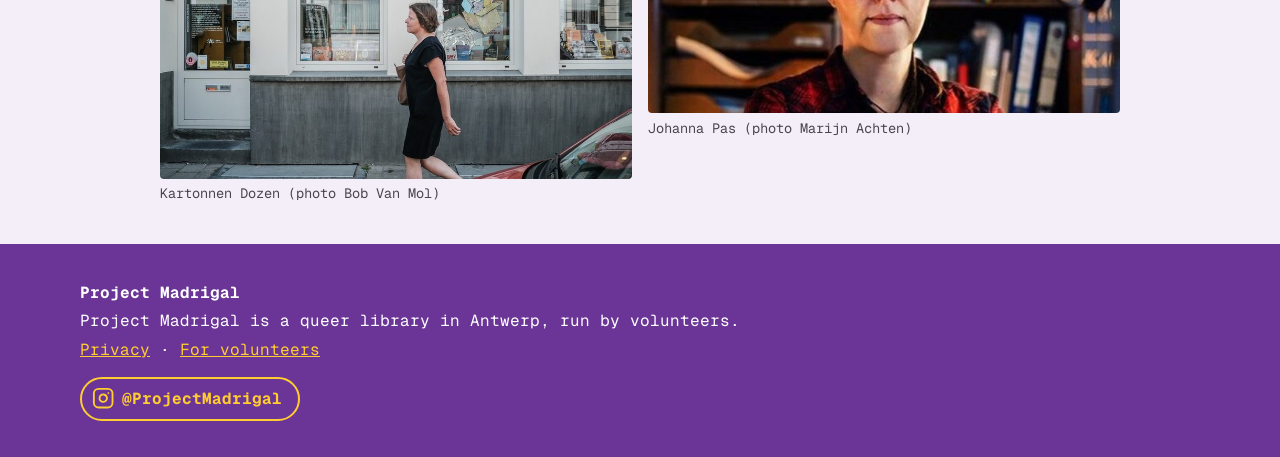
<file: over-ons.html>
<!doctype html>
<html lang="nl">
<head>
  <meta charset="utf-8">
  <meta name="viewport" content="width=device-width, initial-scale=1">
  <title>Over ons · Project Madrigal</title>
  <meta name="description" content="Waarom Project Madrigal bestaat, wat je er vindt en wie het draagt.">
  <link rel="canonical" href="https://projectmadrigal.github.io/over-ons.html">
  <!-- Voorbeeldweergave als je een link deelt (WhatsApp, Instagram, Facebook, ...) -->
  <meta property="og:type" content="website">
  <meta property="og:site_name" content="Project Madrigal">
  <meta property="og:locale" content="nl_BE">
  <meta property="og:locale:alternate" content="en_GB">
  <meta property="og:title" content="Over Project Madrigal">
  <meta property="og:description" content="Waarom Project Madrigal bestaat, wat je er vindt en wie het draagt.">
  <meta property="og:url" content="https://projectmadrigal.github.io/over-ons.html">
  <meta property="og:image" content="https://projectmadrigal.github.io/assets/deelbeeld.png">
  <meta property="og:image:width" content="1200">
  <meta property="og:image:height" content="630">
  <meta property="og:image:alt" content="Logo van Project Madrigal met de tekst: queer bib in Antwerpen, leen gratis boeken.">
  <meta name="twitter:card" content="summary_large_image">
  <meta name="theme-color" content="#1b1b1c">
  <link rel="manifest" href="manifest.json">
  <link rel="icon" href="favicon.ico" sizes="any">
  <link rel="icon" href="assets/logo.svg" type="image/svg+xml">
  <link rel="apple-touch-icon" href="icons/icoon-192.png">
  <link rel="stylesheet" href="styles.css">
  <script>try { var t = localStorage.getItem('madrigal_thema'); if (t) document.documentElement.setAttribute('data-theme', t); } catch (e) {}</script>
</head>
<body data-pagina="over">
  <header id="site-kop"></header>

  <main id="inhoud" class="website" tabindex="-1">
    <section class="sectie sectie-paars">
      <div class="binnen">
        <h1 data-i18n="overTitel">Over Project Madrigal</h1>
      </div>
    </section>

    <section class="sectie sectie-licht" aria-labelledby="waarom">
      <div class="binnen lees">
        <div data-taal="nl" lang="nl">
          <h2 id="waarom">Waarom?</h2>
          <p>Project Madrigal is ontstaan vanuit het idee dat alle informatie die bewustwording en identiteitsvorming verhoogt, vrij beschikbaar moet zijn voor de queer personen en hun allies.</p>
          <p>Om de toegankelijkheid hierbij te vergroten, probeer ik zo maximaal mogelijk drempelverlagend te werken.</p>
          <p>Na de sluiting van Kartonnen Dozen, de oudste nog overblijvende LGBTQIA+ boekhandel van de Benelux, verdween er een culturele pilaar uit Antwerpen. Het was bijna een kwarteeuw lang niet alleen een onmisbare bron aan literatuur en films, maar bood ook een ontmoetingsplaats voor velen.</p>
          <p>Dankzij Johanna kon ik een gedeeltelijke overname doen van zowel de tweedehands als de nieuwe stock. Samen maakten we een selectie van een 1000+ boeken waarvan we beide vonden dat deze onversplinterd binnen de community moest behouden blijven.</p>
          <p>Met deze collectie ben ik een uitleendienst gestart voor iedereen binnen Antwerpen die meer over deze onderwerpen wil lezen.</p>
          <h2>Wat?</h2>
          <p>Mijn grootste focus ligt uiteraard binnen Gender en Seksualiteit, waarbij ik extra aandacht heb voor de algehele diversiteit hierin.</p>
          <p>Daarbuiten bied ik eveneens de klassiekers aan binnen de Gay &amp; Lesbian literatuur alsook heel wat feministische uitgaven die doorheen de geschiedenis zijn uitgebracht.</p>
          <p><a href="boeken.html">Blader door de collectie</a></p>
        </div>
        <div data-taal="en" lang="en">
          <h2>Why?</h2>
          <p>Project Madrigal was born out of the idea that all information which promotes awareness and identity formation should be freely available to queer people and their allies.</p>
          <p>To make it as accessible as possible, I try to keep every threshold as low as I can.</p>
          <p>When Kartonnen Dozen closed, the oldest surviving LGBTQIA+ bookshop in the Benelux, Antwerp lost a cultural mainstay. For almost a quarter of a century, it was not only an indispensable source of literature and films, but also a meeting place for many.</p>
          <p>Thanks to Johanna, I was able to take over part of both the second-hand and the new stock. Together, we selected over 1,000 books which we both felt should stay together within the community.</p>
          <p>With this collection, I started a lending service for anyone in Antwerp who wants to read more about these topics.</p>
          <h2>What?</h2>
          <p>My main focus is, of course, on gender and sexuality, with particular attention to the diversity within them.</p>
          <p>Beyond that, I also offer the classics of gay and lesbian literature, as well as a wide range of feminist publications from throughout history.</p>
          <p><a href="boeken.html">Browse the collection</a></p>
        </div>
      </div>
    </section>

    <section class="sectie sectie-geel" aria-labelledby="wie">
      <div class="binnen">
        <h2 id="wie"><span data-taal="nl">Wie?</span><span data-taal="en">Who?</span></h2>
        <ul class="team">
          <li><img src="assets/team/nance.jpg" alt="" loading="lazy"><strong class="naam">Nance</strong> <span class="vnw">any/all</span><span class="rol">Founder</span></li>
          <li><img src="assets/team/nele.jpg" alt="" loading="lazy"><strong class="naam">Nele</strong> <span class="vnw">she/they</span><span class="rol"><span data-taal="nl">Fondsenwerving</span><span data-taal="en">Fundraising</span></span></li>
          <li><div class="geen-foto" aria-hidden="true">H</div><strong class="naam">Hade</strong> <span class="vnw">they/them</span><span class="rol">Events</span></li>
          <li><img src="assets/team/darleen.jpg" alt="" loading="lazy"><strong class="naam">Darleen</strong> <span class="vnw">she/her/they</span><span class="rol">Site admin</span></li>
        </ul>
      </div>
    </section>

    <section class="sectie sectie-licht" aria-labelledby="dank">
      <div class="binnen">
        <h2 id="dank"><span data-taal="nl">Bedankt</span><span data-taal="en">Thank you</span></h2>
        <p data-taal="nl" lang="nl">Verder wil ik mijn dank uitbrengen aan alle donateurs die de uitwerking van Madrigal mogelijk maakten, maar vooral Johanna, de bezieler van boekhandel Kartonnen Dozen (’t vroegere Verschil).</p>
        <p data-taal="en" lang="en">I would also like to thank all the donors who made Madrigal possible, but above all Johanna, the driving force behind the bookshop Kartonnen Dozen (formerly ’t Verschil).</p>
        <div class="duo">
          <figure>
            <img src="assets/team/kartonnendozen.jpg" alt="De etalage van boekhandel Kartonnen Dozen" loading="lazy">
            <figcaption><span data-taal="nl">Kartonnen Dozen (beeld Bob Van Mol)</span><span data-taal="en">Kartonnen Dozen (photo Bob Van Mol)</span></figcaption>
          </figure>
          <figure>
            <img src="assets/team/johanna.jpg" alt="Johanna Pas" loading="lazy">
            <figcaption><span data-taal="nl">Johanna Pas (beeld Marijn Achten)</span><span data-taal="en">Johanna Pas (photo Marijn Achten)</span></figcaption>
          </figure>
        </div>
      </div>
    </section>
  </main>

  <footer id="site-voet"></footer>

  <script src="config.js"></script>
  <script src="i18n.js"></script>
  <script src="layout.js"></script>
</body>
</html>
</file>
<file: styles.css>
/*
 * styles.css
 * Vormgeving van de website, de catalogus, het uitleenscherm en het bestuursscherm,
 * in de huisstijl van Project Madrigal: geel, paars en donker, met Geist Mono.
 * Kleuren en lettertypes staan bovenaan als variabelen, voor de lichte en de
 * donkere modus. Wil je de stijl aanpassen? Begin hier.
 * Alle kleurcombinaties halen minstens WCAG AA (contrast 4,5:1 voor tekst).
 */
/* Geist (zonder schreef) voor lange teksten. Beide letters: SIL Open Font License, zie assets/fonts/OFL-Geist.txt. */
@font-face {
  font-family: "Geist";
  src: url("assets/fonts/Geist-Variable.woff2") format("woff2");
  font-weight: 100 900;
  font-display: swap;
}
@font-face {
  font-family: "Geist Mono";
  src: url("assets/fonts/GeistMono-Variable.ttf") format("truetype");
  font-weight: 100 900;
  font-display: swap;
}

:root {
  /* Huisstijl (zelfde in licht en donker) */
  --kleur-geel: #ffcd30;
  --kleur-paars: #6b3597;
  --kleur-paars-licht: #e7b0ff;
  --kleur-donker: #1b1b1c;
  --kleur-op-geel: #1b1b1c;
  --kleur-op-paars: #ffffff;
  --kleur-op-donker: #efeff1;

  /* Lichte modus */
  --kleur-achtergrond: #f3eef8; /* zacht lila, een tint van het Madrigal-paars */
  --kleur-sectie-donker: #1b1b1c; --kleur-sectie-lila: #fbfbfb;
  --kleur-geel-zacht: #fff1c2; --kleur-op-geel-zacht: #1b1b1c;
  --kleur-vlak: #ffffff;
  --kleur-tekst: #1b1b1c;
  --kleur-tekst-zacht: #4a4650;
  --kleur-rand: #d6d6d6;
  --kleur-accent: #6b3597;        /* paars, voor links en knoppen */
  --kleur-accent-donker: #471786;
  --kleur-accent-tekst: #ffffff;
  --kleur-focus: #9c59d1;

  /* Status: altijd samen met tekst, nooit enkel kleur */
  --kleur-ok: #1d6b38;            --kleur-ok-vlak: #e2f2e7;
  --kleur-let-op: #7a4f00;        --kleur-let-op-vlak: #fcefd3;
  --kleur-fout: #a1241a;          --kleur-fout-vlak: #fbe3df;
  --kleur-reservatie: #57368a;    --kleur-reservatie-vlak: #ece4f7;
  --kleur-neutraal: #4d4d4d;      --kleur-neutraal-vlak: #ececec;
  --kleur-aanrader: #5e4300;      --kleur-aanrader-vlak: #fff1c2;
  --kleur-plaatshouder: linear-gradient(160deg, #e7b0ff, #c489dd);
  --kleur-plaatshouder-tekst: #2f0f52;

  /* Letters */
  --letter-tekst: "Geist Mono", ui-monospace, SFMono-Regular, Menlo, Consolas, monospace;
  --letter-kop: "Geist Mono", ui-monospace, SFMono-Regular, Menlo, Consolas, monospace;
  /* Lange teksten (beschrijvingen, nieuws, Over ons) lezen vlotter in een gewone letter. */
  --letter-lees: "Geist", system-ui, -apple-system, "Segoe UI", Roboto, sans-serif;
  --letter-grootte: 1rem;

  /* Maten */
  --ruimte: 1rem;
  --hoek: 8px;
  --knop-hoogte: 3rem;
  --breedte-max: 72rem;
  color-scheme: light;
}

/* Donkere modus: volgt het toestel, tenzij iemand zelf licht koos. */
@media (prefers-color-scheme: dark) {
  :root:not([data-theme="light"]) {
    --kleur-achtergrond: #221e29; --kleur-vlak: #2d2836; --kleur-sectie-donker: #111112; --kleur-sectie-lila: #2a2135; --kleur-geel-zacht: #3a3118; --kleur-op-geel-zacht: #efeff1; --kleur-tekst: #efeff1; --kleur-tekst-zacht: #c4c1cc;
    --kleur-rand: #45434a; --kleur-accent: #ffcd30; --kleur-accent-donker: #fdb416; --kleur-accent-tekst: #1b1b1c;
    --kleur-focus: #e7b0ff;
    --kleur-ok: #8fe0ad; --kleur-ok-vlak: #173322; --kleur-let-op: #ffd27a; --kleur-let-op-vlak: #3a2e10;
    --kleur-fout: #ffa59a; --kleur-fout-vlak: #401a16; --kleur-reservatie: #dcbcff; --kleur-reservatie-vlak: #2e2140;
    --kleur-neutraal: #d2d2d2; --kleur-neutraal-vlak: #333335; --kleur-aanrader: #ffd76a; --kleur-aanrader-vlak: #3a3010;
    --kleur-plaatshouder: linear-gradient(160deg, #443c5a, #241f31); --kleur-plaatshouder-tekst: #e7b0ff;
    color-scheme: dark;
  }
}
:root[data-theme="dark"] {
  --kleur-achtergrond: #221e29; --kleur-vlak: #2d2836; --kleur-sectie-donker: #111112; --kleur-sectie-lila: #2a2135; --kleur-geel-zacht: #3a3118; --kleur-op-geel-zacht: #efeff1; --kleur-tekst: #efeff1; --kleur-tekst-zacht: #c4c1cc;
  --kleur-rand: #45434a; --kleur-accent: #ffcd30; --kleur-accent-donker: #fdb416; --kleur-accent-tekst: #1b1b1c;
  --kleur-focus: #e7b0ff;
  --kleur-ok: #8fe0ad; --kleur-ok-vlak: #173322; --kleur-let-op: #ffd27a; --kleur-let-op-vlak: #3a2e10;
  --kleur-fout: #ffa59a; --kleur-fout-vlak: #401a16; --kleur-reservatie: #dcbcff; --kleur-reservatie-vlak: #2e2140;
  --kleur-neutraal: #d2d2d2; --kleur-neutraal-vlak: #333335; --kleur-aanrader: #ffd76a; --kleur-aanrader-vlak: #3a3010;
  --kleur-plaatshouder: linear-gradient(160deg, #443c5a, #241f31); --kleur-plaatshouder-tekst: #e7b0ff;
  color-scheme: dark;
}

*, *::before, *::after { box-sizing: border-box; }

html { -webkit-text-size-adjust: 100%; }

body {
  margin: 0;
  background: var(--kleur-achtergrond);
  color: var(--kleur-tekst);
  font-family: var(--letter-tekst);
  font-size: var(--letter-grootte);
  line-height: 1.5;
}

h1, h2, h3 { font-family: var(--letter-kop); line-height: 1.2; }
h1 { font-size: 1.6rem; margin: 0; }
h2 { font-size: 1.4rem; }
h3 { font-size: 1.1rem; margin: 0; }

a { color: var(--kleur-accent); }
a:hover { color: var(--kleur-accent-donker); }

:focus-visible { outline: 3px solid var(--kleur-focus); outline-offset: 2px; }

.verborgen {
  position: absolute !important; width: 1px; height: 1px; padding: 0; margin: -1px;
  overflow: hidden; clip: rect(0, 0, 0, 0); white-space: nowrap; border: 0;
}

.overslaan { position: absolute; left: -999px; top: 0; background: var(--kleur-vlak); padding: .5rem 1rem; z-index: 10; }
.overslaan:focus { left: 1rem; }

/* ---------- Kop en voet ---------- */

.kop {
  background: var(--kleur-donker);
  color: var(--kleur-op-donker);
  padding: .7rem var(--ruimte);
  border-bottom: 4px solid var(--kleur-geel);
}
.kop-binnen { max-width: var(--breedte-max); margin: 0 auto; display: flex; align-items: center; gap: .8rem; }
.kop a { color: inherit; text-decoration: none; }
.kop .logo { width: 2.75rem; height: 2.75rem; flex: none; display: block; }
.kop h1 { font-size: 1.3rem; }
.kop .ondertitel { margin: 0; font-size: .95rem; opacity: .95; }

main { max-width: var(--breedte-max); margin: 0 auto; padding: var(--ruimte); }

.voet {
  max-width: var(--breedte-max); margin: 2rem auto 0; padding: var(--ruimte);
  border-top: 1px solid var(--kleur-rand); color: var(--kleur-tekst-zacht); font-size: .95rem;
}

/* ---------- Blokken ---------- */

.blok {
  background: var(--kleur-vlak);
  border: 1px solid var(--kleur-rand);
  border-radius: var(--hoek);
  padding: var(--ruimte);
  margin-bottom: var(--ruimte);
}
.blok > :first-child { margin-top: 0; }
.blok > :last-child { margin-bottom: 0; }

details > summary { cursor: pointer; font-weight: 600; min-height: 2.75rem; display: flex; align-items: center; }
details > summary::marker { color: var(--kleur-accent); }

.melding { padding: .8rem 1rem; border-radius: var(--hoek); margin: 0 0 var(--ruimte); border-left: 6px solid; }
.melding.info { background: var(--kleur-reservatie-vlak); border-color: var(--kleur-reservatie); }
.melding.fout { background: var(--kleur-fout-vlak); border-color: var(--kleur-fout); color: var(--kleur-fout); }
.melding.ok { background: var(--kleur-ok-vlak); border-color: var(--kleur-ok); }
.melding.let-op { background: var(--kleur-let-op-vlak); border-color: var(--kleur-let-op); }

/* ---------- Formulieren en knoppen ---------- */

label { font-weight: 600; display: block; margin-bottom: .3rem; }
.hulptekst { font-weight: normal; color: var(--kleur-tekst-zacht); font-size: .95rem; }

input[type="search"], input[type="text"], input[type="tel"], input[type="email"], input[type="number"], input[type="password"], input[type="date"], input[type="url"], select, textarea {
  width: 100%;
  min-height: var(--knop-hoogte);
  padding: .55rem .75rem;
  font: inherit;
  color: var(--kleur-tekst);
  background: var(--kleur-vlak);
  border: 2px solid var(--kleur-rand);
  border-radius: 8px;
}
input:focus, select:focus, textarea:focus { border-color: var(--kleur-focus); }
textarea { min-height: 6rem; }

.veld { margin-bottom: var(--ruimte); }

.vinkje { display: flex; align-items: flex-start; gap: .6rem; font-weight: normal; min-height: 2.75rem; padding-top: .4rem; }
.vinkje input { width: 1.5rem; height: 1.5rem; flex: none; margin: 0; accent-color: var(--kleur-accent); }

.keuzes { display: flex; flex-wrap: wrap; gap: .5rem; border: 0; padding: 0; margin: 0 0 var(--ruimte); }
.keuzes legend { font-weight: 600; margin-bottom: .3rem; padding: 0; }
.keuzes label {
  display: inline-flex; align-items: center; gap: .5rem; margin: 0;
  min-height: var(--knop-hoogte); padding: .4rem 1rem; border: 2px solid var(--kleur-rand);
  border-radius: 8px; background: var(--kleur-vlak); font-weight: 600; cursor: pointer;
}
.keuzes input { width: 1.3rem; height: 1.3rem; accent-color: var(--kleur-accent); }
.keuzes label:has(input:checked) { border-color: var(--kleur-accent); background: var(--kleur-aanrader-vlak); }

.knop {
  display: inline-flex; align-items: center; justify-content: center; gap: .5rem;
  min-height: var(--knop-hoogte); padding: .55rem 1.2rem;
  font: inherit; font-weight: 600; text-decoration: none; text-align: center;
  color: var(--kleur-accent-tekst); background: var(--kleur-accent);
  border: 2px solid var(--kleur-accent); border-radius: 8px; cursor: pointer;
}
.knop:hover { background: var(--kleur-accent-donker); color: var(--kleur-accent-tekst); }
.knop[disabled] { opacity: .55; cursor: not-allowed; }
.knop.tweede { background: var(--kleur-vlak); color: var(--kleur-accent); }
.knop.tweede:hover { background: var(--kleur-aanrader-vlak); color: var(--kleur-accent-donker); }
.knop.gevaar { background: var(--kleur-fout); border-color: var(--kleur-fout); }
.knop.breed { width: 100%; }
.knoppen { display: flex; flex-wrap: wrap; gap: .6rem; margin-top: var(--ruimte); }

/* ---------- Labels (status, aanrader, onderwerp) ---------- */

.labels { display: flex; flex-wrap: wrap; gap: .35rem; margin: .5rem 0 0; padding: 0; list-style: none; }
.label {
  display: inline-flex; align-items: center; gap: .3rem;
  padding: .15rem .55rem; border-radius: 999px; font-size: .9rem; font-weight: 600;
  border: 1px solid currentColor;
}
.label::before { font-weight: bold; }
.status-beschikbaar, .status-optijd { color: var(--kleur-ok); background: var(--kleur-ok-vlak); }
.status-beschikbaar::before, .status-optijd::before { content: "✓"; }
.status-uitgeleend, .status-binnenkort { color: var(--kleur-let-op); background: var(--kleur-let-op-vlak); }
.status-uitgeleend::before { content: "↗"; }
.status-binnenkort::before { content: "⏳"; }
.status-telaat { color: var(--kleur-fout); background: var(--kleur-fout-vlak); }
.status-telaat::before { content: "!"; }
.status-gereserveerd, .status-verlengd { color: var(--kleur-reservatie); background: var(--kleur-reservatie-vlak); }
.status-gereserveerd::before { content: "⧗"; }
.status-verlengd::before { content: "↻"; }
.status-gesloten { color: var(--kleur-tekst-zacht); background: var(--kleur-neutraal-vlak); }
.status-gesloten::before { content: "✕"; }
.rooster-avond { border-left: 6px solid var(--kleur-paars); }
.rooster-avond.dicht { border-left-color: var(--kleur-rand); opacity: .85; }
.rooster-avond p { margin: .2rem 0; }
.status-niet_uitleenbaar { color: var(--kleur-neutraal); background: var(--kleur-neutraal-vlak); }
.status-niet_uitleenbaar::before { content: "–"; }
.label-aanrader { color: var(--kleur-aanrader); background: var(--kleur-aanrader-vlak); }
.label-aanrader::before { content: "★"; }
.label-gevoelig { color: var(--kleur-let-op); background: var(--kleur-let-op-vlak); }
.label-gevoelig::before { content: "⚠"; }
.status-verloren { color: var(--kleur-fout); background: var(--kleur-fout-vlak); }
.status-verloren::before { content: "?"; }
.label-onderwerp { color: var(--kleur-tekst-zacht); background: var(--kleur-vlak); border-color: var(--kleur-rand); font-weight: normal; }

/* ---------- Catalogus ---------- */

.zoekbalk { display: grid; gap: var(--ruimte); }
.zoekveld input { font-size: 1.15rem; }

.filterraster { display: grid; gap: .8rem; grid-template-columns: 1fr; margin-top: .6rem; }
.filterraster .veld { margin: 0; }

.lijstkop { display: flex; flex-wrap: wrap; gap: .6rem 1rem; align-items: end; justify-content: space-between; margin: var(--ruimte) 0; }
.lijstkop p { margin: 0; font-weight: 600; }
.lijstkop .veld { margin: 0; min-width: 12rem; }

.boekenlijst { list-style: none; margin: 0; padding: 0; display: grid; gap: .8rem; grid-template-columns: 1fr; }
.boek {
  position: relative; display: grid; grid-template-columns: 4.5rem 1fr; gap: .9rem;
  background: var(--kleur-vlak); border: 1px solid var(--kleur-rand); border-radius: var(--hoek); padding: .8rem;
}
.boek:hover { border-color: var(--kleur-accent); }
.boek:focus-within { outline: 3px solid var(--kleur-focus); outline-offset: 2px; }
.boek .boek-titel { font-size: 1.1rem; margin: 0; }
.boek .boek-titel a { text-decoration: none; color: var(--kleur-tekst); }
.boek .boek-titel a:focus-visible { outline: none; }
/* De hele kaart is klikbaar via de titellink. */
.boek .boek-titel a::after { content: ""; position: absolute; inset: 0; border-radius: var(--hoek); }
.boek .auteur { margin: .15rem 0 0; color: var(--kleur-tekst-zacht); }
.boek .meta { margin: .15rem 0 0; font-size: .92rem; color: var(--kleur-tekst-zacht); }

.cover {
  width: 100%; aspect-ratio: 2 / 3; border-radius: 4px; object-fit: cover;
  background: var(--kleur-neutraal-vlak); display: block;
}
/* Tijdelijke cover voor een boek zonder foto (zie plaatshouder in dom.js).
   De tekst schaalt mee met de breedte van de cover (cqw), klein in de lijst en groot op de detailpagina. */
.plaatshouder {
  width: 100%; aspect-ratio: 2 / 3; border-radius: 4px; container-type: inline-size;
  position: relative; overflow: hidden;
  background: #6b3597; color: #fff; font-family: var(--letter-kop); outline: 1px solid rgba(128, 128, 128, .3); outline-offset: -1px;
}
/* cqw werkt pas binnen de container, dus de opmaak zit op dit binnenste vlak */
.ph-vlak {
  position: absolute; inset: 0;
  display: flex; flex-direction: column; justify-content: center; gap: 6cqw;
  padding: 14cqw 10cqw 20cqw 17cqw; text-align: left;
  /* rug van het boek: een donkere streep links */
  box-shadow: inset 7cqw 0 0 rgba(0, 0, 0, .18), inset 8cqw 0 0 rgba(255, 255, 255, .12);
}
.ph-vlak::before { content: ""; position: absolute; left: 17cqw; right: 10cqw; top: 9cqw; border-top: max(1px, 1.2cqw) solid currentColor; opacity: .6; }
.ph-titel {
  font-size: 10cqw; font-weight: 700; line-height: 1.15; overflow-wrap: break-word;
  display: -webkit-box; -webkit-box-orient: vertical; -webkit-line-clamp: 5; overflow: hidden;
}
.ph-auteur { font-size: 8cqw; line-height: 1.2; opacity: .85; display: -webkit-box; -webkit-box-orient: vertical; -webkit-line-clamp: 2; overflow: hidden; }
.ph-merk { position: absolute; left: 17cqw; right: 10cqw; bottom: 7cqw; font-size: 6.5cqw; letter-spacing: .08em; text-transform: uppercase; border-top: max(1px, .8cqw) solid currentColor; padding-top: 3cqw; }
.ph-kleur-0 { background: #6b3597; color: #fff; }
.ph-kleur-1 { background: #1b1b1c; color: #ffcd30; }
.ph-kleur-2 { background: #c9a3ea; color: #2f0f52; }
.ph-kleur-3 { background: #2a6f73; color: #fff; }
.ph-kleur-4 { background: #f4a6c6; color: #3b0a24; }
.ph-kleur-5 { background: #9c3d2e; color: #fff; }
.ph-kleur-6 { background: #e8e1d3; color: #1b1b1c; }
.plaatshouder.zine { background: var(--kleur-geel); color: var(--kleur-op-geel); }

.paginas { display: flex; flex-wrap: wrap; justify-content: center; align-items: center; gap: .4rem; margin: var(--ruimte) 0; }
.paginas ul { display: flex; flex-wrap: wrap; gap: .3rem; list-style: none; margin: 0; padding: 0; align-items: center; }
.paginas a, .pagina-stap { display: inline-grid; place-items: center; min-width: 2.75rem; min-height: 2.75rem; padding: 0 .6rem; border: 2px solid var(--kleur-rand); border-radius: var(--hoek); text-decoration: none; color: var(--kleur-accent); background: var(--kleur-vlak); }
.paginas a:hover { background: var(--kleur-aanrader-vlak); }
.paginas a[aria-current="page"] { background: var(--kleur-paars); border-color: var(--kleur-paars); color: var(--kleur-op-paars); font-weight: 700; }
.pagina-stap.uit { color: var(--kleur-tekst-zacht); opacity: .5; }
@media (max-width: 30rem) { .pagina-woord { display: none; } }

.laden { text-align: center; padding: 2rem 0; color: var(--kleur-tekst-zacht); }

/* Detailpagina */
.detail { display: grid; gap: var(--ruimte); grid-template-columns: 1fr; }
.detail .cover, .detail .plaatshouder { max-width: 9rem; }
@media (min-width: 40rem) { .detail .cover, .detail .plaatshouder { max-width: 12rem; } }
.detail h1 { margin: 0; font-size: 1.4rem; }
.detail h2.klein, h2.klein { font-size: 1.1rem; }
.detail .auteur { font-size: 1.15rem; margin: .3rem 0 0; color: var(--kleur-tekst-zacht); }
.gegevens { display: grid; grid-template-columns: max-content 1fr; gap: .3rem 1rem; margin: var(--ruimte) 0; }
.gegevens dt { font-weight: 600; }
.gegevens dd { margin: 0; }
.terug { display: inline-flex; align-items: center; min-height: 2.75rem; margin-bottom: .5rem; font-weight: 600; }
.beschikbaarheid { font-size: 1.05rem; }

/* ---------- Uitleenscherm en bestuur ---------- */

.menu-raster { display: grid; grid-template-columns: 1fr 1fr; gap: .7rem; }
.menu-raster .knop { min-height: 5rem; font-size: 1.1rem; flex-direction: column; }
.menu-raster .knop span[aria-hidden] { font-size: 1.6rem; line-height: 1; }

.kaartlijst { list-style: none; margin: 0; padding: 0; display: grid; gap: .6rem; }
.kaart {
  background: var(--kleur-vlak); border: 1px solid var(--kleur-rand); border-radius: var(--hoek); padding: .8rem;
}
.kaart h3 { font-size: 1.05rem; }
.kaart p { margin: .25rem 0 0; }
.kaart.telaat { border-left: 6px solid var(--kleur-fout); }
.kaart.binnenkort { border-left: 6px solid var(--kleur-let-op); }
.kaart.optijd { border-left: 6px solid var(--kleur-ok); }

.keuzeknop {
  width: 100%; text-align: left; justify-content: flex-start; flex-direction: column; align-items: flex-start;
  background: var(--kleur-vlak); color: var(--kleur-tekst); border-color: var(--kleur-rand); font-weight: normal;
}
.keuzeknop strong { font-weight: 700; }
.keuzeknop:hover { background: var(--kleur-aanrader-vlak); color: var(--kleur-tekst); }
.keuzeknop[aria-pressed="true"] { border-color: var(--kleur-accent); background: var(--kleur-aanrader-vlak); box-shadow: inset 0 0 0 2px var(--kleur-accent); }
.keuzeknop[disabled] { opacity: .7; }

.stap { border-top: 1px solid var(--kleur-rand); padding-top: var(--ruimte); margin-top: var(--ruimte); }
.stap:first-of-type { border-top: 0; padding-top: 0; margin-top: 0; }
.stap h3 { margin-bottom: .5rem; }
.gekozen { background: var(--kleur-ok-vlak); border: 2px solid var(--kleur-ok); border-radius: 8px; padding: .6rem .8rem; }

.groot-resultaat {
  text-align: center; padding: 1.5rem 1rem; border-radius: var(--hoek);
  background: var(--kleur-ok-vlak); border: 3px solid var(--kleur-ok);
}
.groot-resultaat .groot { font-family: var(--letter-kop); font-size: 1.9rem; font-weight: bold; margin: .3rem 0; }
.apart-leggen {
  text-align: center; padding: 1.2rem 1rem; border-radius: var(--hoek); margin-top: var(--ruimte);
  background: var(--kleur-reservatie-vlak); border: 3px solid var(--kleur-reservatie); color: var(--kleur-reservatie);
}
.apart-leggen .groot { font-size: 1.5rem; font-weight: bold; margin: .2rem 0; }

dialog {
  border: 0; border-radius: var(--hoek); padding: 1.2rem; max-width: 34rem; width: calc(100% - 2rem);
  box-shadow: 0 10px 40px rgba(0, 0, 0, .35); color: var(--kleur-tekst); background: var(--kleur-vlak);
}
dialog::backdrop { background: rgba(30, 20, 10, .55); }
dialog h2 { margin-top: 0; }

.tabel-wrap { overflow-x: auto; }
table { border-collapse: collapse; width: 100%; background: var(--kleur-vlak); }
th, td { text-align: left; padding: .45rem .6rem; border-bottom: 1px solid var(--kleur-rand); vertical-align: top; }
th { font-weight: 700; }
td.getal, th.getal { text-align: right; }
.balk { display: inline-block; height: .8rem; background: var(--kleur-accent); border-radius: 3px; vertical-align: middle; margin-right: .4rem; }

.sectienav { display: grid; gap: .6rem; margin-bottom: var(--ruimte); }
.navgroep { display: grid; grid-template-columns: 7rem 1fr; gap: .4rem; align-items: start; padding-bottom: .6rem; border-bottom: 1px solid var(--kleur-rand); }
.navgroep:last-child { border-bottom: 0; padding-bottom: 0; }
.navgroep-kop { font-weight: 700; padding-top: .55rem; color: var(--kleur-tekst-zacht); text-transform: uppercase; font-size: .8rem; letter-spacing: .05em; }
.navgroep-knoppen { display: flex; flex-wrap: wrap; gap: .4rem; }
@media (max-width: 34rem) { .navgroep { grid-template-columns: 1fr; } .navgroep-kop { padding-top: 0; } }
.sectienav .knop { min-height: 2.6rem; padding: .3rem .8rem; font-size: .95rem; }

.bovenbalk { display: flex; flex-wrap: wrap; gap: .5rem 1rem; align-items: center; justify-content: space-between; margin-bottom: var(--ruimte); }
.bovenbalk p { margin: 0; }
.knoppen.klein { margin: 0; gap: .4rem; }
.knoppen.klein .knop { min-height: 2.6rem; padding: .3rem .8rem; font-size: .95rem; }

/* ---------- Website: kop en menu ---------- */

[data-taal] { display: none; }
html[lang="nl"] [data-taal="nl"], html[lang="en"] [data-taal="en"] { display: revert; }

.site-kop { background: var(--kleur-donker); color: var(--kleur-op-donker); position: sticky; top: 0; z-index: 20; }
.site-kop-binnen { max-width: var(--breedte-max); margin: 0 auto; padding: .5rem var(--ruimte); display: flex; align-items: center; flex-wrap: wrap; gap: .5rem 1rem; }
.merk { display: inline-flex; align-items: center; gap: .6rem; color: var(--kleur-op-donker); text-decoration: none; font-weight: 600; min-height: 3rem; }
.merk:hover { color: var(--kleur-geel); }
.merk img { width: 2.75rem; height: 2.75rem; }
.merk-naam { background: #efeff1; color: #1b1b1c; padding: .1rem .5rem; transform: rotate(-2deg); box-shadow: 2px 2px 0 rgba(0, 0, 0, .4); }
.menuknop, .ikoonknop {
  display: inline-flex; align-items: center; justify-content: center; gap: .35rem;
  min-width: 3rem; min-height: 3rem; padding: .3rem .6rem; border: 0; border-radius: 8px;
  background: transparent; color: var(--kleur-op-donker); font: inherit; cursor: pointer;
}
.menuknop { margin-left: auto; color: var(--kleur-geel); }
.menuknop:hover, .ikoonknop:hover { background: rgba(255, 255, 255, .08); }
.menuknop svg, .ikoonknop svg { width: 1.5rem; height: 1.5rem; fill: none; stroke: currentColor; stroke-width: 2; stroke-linecap: round; stroke-linejoin: round; }
.hoofdmenu { display: none; width: 100%; }
.menu-open .hoofdmenu { display: block; }
.hoofdmenu ul { list-style: none; margin: 0; padding: 0; }
.hoofdmenu a {
  display: block; padding: .8rem .4rem; color: #c4c1cc; text-decoration: none;
  border-bottom: 1px solid #333335;
}
.hoofdmenu a:hover { color: var(--kleur-geel); }
.hoofdmenu a[aria-current="page"] { color: #ffffff; box-shadow: inset 4px 0 0 #9c59d1; padding-left: .8rem; }
.kopknoppen { display: flex; gap: .3rem; padding: .5rem 0; }

/* ---------- Website: secties ---------- */

.sectie { padding: 2.5rem var(--ruimte); }
.sectie > .binnen { max-width: 60rem; margin: 0 auto; }
.sectie h2 { margin-top: 0; font-size: 1.6rem; }
.sectie-paars { background: var(--kleur-paars); color: var(--kleur-op-paars); }
.sectie-geel { background: var(--kleur-geel-zacht); color: var(--kleur-op-geel-zacht); }
.sectie-donker { background: var(--kleur-sectie-donker); color: var(--kleur-op-donker); }
.sectie-lila { background: var(--kleur-sectie-lila); color: var(--kleur-tekst); }
/* Elke sectie is een volledig blok in een eigen kleur, zoals op de oude site:
   paars, donker, geel, licht, donker. */
.sectie-aanraders { background: var(--kleur-geel); color: var(--kleur-op-geel); }
.sectie-paars a, .sectie-donker a { color: var(--kleur-geel); }
.sectie-geel a { color: var(--kleur-op-geel-zacht); }
.sectie a.knop:not(.tweede) { color: var(--kleur-accent-tekst); }
.sectie-geel .knop.tweede { background: transparent; color: var(--kleur-op-geel-zacht); border-color: var(--kleur-op-geel-zacht); }
.sectie-licht { background: var(--kleur-achtergrond); }
main.website { max-width: none; padding: 0; }

.hero { text-align: center; padding: 3.5rem var(--ruimte); }
.hero-tekst { font-size: clamp(1.6rem, 6vw, 2.4rem); font-weight: 300; margin: 0 0 1.2rem; min-height: 1.3em; }
.hero-woord { font-weight: 700; }
.hero-woord::after { content: "|"; font-weight: 300; margin-left: .05em; animation: knipper 1s steps(1) infinite; }
@keyframes knipper { 50% { opacity: 0; } }
.hero-zoek { max-width: 32rem; margin: 0 auto; display: flex; gap: .4rem; }
.hero-zoek input { flex: 1; border: 0; background: #efeff1; color: #1b1b1c; }
.hero-zoek input::placeholder { color: #5b5858; }
.hero-zoek .knop { background: var(--kleur-geel); color: var(--kleur-op-geel); border-color: var(--kleur-geel); }

/* Kaarten staan in het midden: één bericht staat dus niet alleen links. */
.kaarten { display: flex; flex-wrap: wrap; justify-content: center; gap: 1rem; }
.kaarten > * { flex: 1 1 100%; max-width: 30rem; }
.kaarten > p { text-align: center; max-width: none; }
#nieuws-titel, #agenda-titel, #aanraders-titel, #faq-titel { text-align: center; }
/* Nieuws en agenda: twee kolommen op een groot scherm. Is er geen nieuws, dan neemt de agenda de hele breedte. */
.binnen.naast-elkaar { max-width: 72rem; display: grid; gap: 1.5rem; grid-template-columns: 1fr; align-items: start; }
.naast-elkaar .kaarten > * { max-width: none; }
.naast-elkaar .kolom { padding: 1.2rem; border-radius: var(--hoek); }
.kolom-geel { background: var(--kleur-geel-zacht); color: var(--kleur-op-geel-zacht); border: 2px solid var(--kleur-geel); }
.nieuwskaart { background: var(--kleur-vlak); color: var(--kleur-tekst); border-radius: var(--hoek); overflow: hidden; }
.nieuwskaart img { width: 100%; max-height: 22rem; object-fit: cover; display: block; }
.nieuwskaart .inhoud { padding: 1rem 1.2rem; }
.nieuwskaart h3 { font-size: 1.2rem; margin: 0 0 .3rem; }
.nieuwskaart .datum { color: var(--kleur-tekst-zacht); font-size: .9rem; margin: 0 0 .6rem; }
.nieuwskaart a { color: var(--kleur-accent); }
.tekstblok p, .detail .beschrijving { white-space: pre-line; }
.lees p, .tekstblok, .detail .beschrijving, #intro p { font-family: var(--letter-lees); font-size: 1.05rem; line-height: 1.65; }
.lees .knop { font-family: var(--letter-kop); font-size: 1rem; }

.aanraders { display: grid; gap: 1rem; grid-template-columns: repeat(auto-fill, minmax(9rem, 1fr)); list-style: none; margin: 0; padding: 0; }
.aanrader a { display: block; color: inherit; text-decoration: none; }
.aanrader a:hover .aanrader-titel { text-decoration: underline; }
.aanrader .cover, .aanrader .plaatshouder { box-shadow: 0 4px 12px rgba(0, 0, 0, .25); }
.aanrader-titel { display: block; font-weight: 700; margin-top: .5rem; font-size: .95rem; }
.aanrader-auteur { display: block; font-size: .85rem; }
.aanradergroep + .aanradergroep { margin-top: 2rem; }
.meer { margin: 1rem 0 0; font-weight: 700; }
.meer a::after { content: " →"; }
.knop.klein { min-height: 2.4rem; padding: .3rem .8rem; font-size: .9rem; }
.aanradergroep h3 { font-size: 1.15rem; margin: 0 0 .8rem; }
.aanradergroep h3.met-ster::before { content: "★ "; }
/* Wie het boek aanraadt: een opvallend label, ook op de gele achtergrond. */
.aanrader-label { display: inline-block; margin-top: .55rem; padding: .2rem .5rem; border-radius: .4rem; background: var(--kleur-paars); color: #fff; font-size: .8rem; font-weight: 700; line-height: 1.3; }
.aanrader-label::before { content: "★ "; }
.aanrader-label.nieuw { background: var(--kleur-donker, #1b1b1c); color: var(--kleur-geel, #ffcd30); }
.aanrader-label.nieuw::before { content: "✦ "; }

.faq details { border-bottom: 1px solid var(--kleur-rand); padding: .4rem 0; }
.faq summary { font-weight: 600; }
.faq details > div { padding: .3rem 0 .8rem; }

.contact { display: grid; gap: 1.5rem; grid-template-columns: 1fr; }
.contact iframe { width: 100%; min-height: 18rem; border: 0; border-radius: var(--hoek); }
.contact dl { margin: 0; }
.contact dt { font-weight: 700; margin-top: .8rem; }
.contact dd { margin: 0; }

.team { display: grid; gap: 1rem; grid-template-columns: repeat(auto-fill, minmax(11rem, 1fr)); list-style: none; padding: 0; }
.team li { background: var(--kleur-vlak); border: 1px solid var(--kleur-rand); border-radius: var(--hoek); padding: 1rem; text-align: center; }
.team img { width: 100%; aspect-ratio: 4 / 5; object-fit: cover; border-radius: 4px; display: block; }
.team .geen-foto { width: 100%; aspect-ratio: 4 / 5; border-radius: 4px; background: var(--kleur-plaatshouder); display: grid; place-items: center; color: var(--kleur-plaatshouder-tekst); font-size: 2.4rem; font-weight: 700; }
.team .naam { display: block; font-size: 1.2rem; margin-top: .6rem; }
.team .vnw { display: inline-block; background: var(--kleur-donker); color: var(--kleur-op-donker); padding: 0 .4rem; font-size: .85rem; }
.team .rol { display: block; font-size: .9rem; color: var(--kleur-tekst-zacht); }
.duo { display: grid; gap: 1rem; grid-template-columns: 1fr; }
.duo figure { margin: 0; }
.duo img { width: 100%; display: block; border-radius: 4px; }
.duo figcaption { font-size: .85rem; color: var(--kleur-tekst-zacht); margin-top: .3rem; }
.paginakop { padding: 2rem var(--ruimte) 1rem; max-width: var(--breedte-max); margin: 0 auto; }
.paginakop h1 { font-size: clamp(1.6rem, 5vw, 2.2rem); margin: 0 0 .4rem; }

.site-voet { background: var(--kleur-paars); color: var(--kleur-op-paars); margin-top: 0; }
.site-voet-binnen { max-width: var(--breedte-max); margin: 0 auto; padding: 2rem var(--ruimte); }
.site-voet a { color: var(--kleur-geel); }
.site-voet p { margin: .3rem 0; }
.sociaal { display: inline-flex; align-items: center; gap: .5rem; min-height: 2.75rem; margin-top: .6rem; padding: .3rem 1rem .3rem .6rem; border: 2px solid var(--kleur-geel); border-radius: 999px; font-weight: 700; text-decoration: none; }
.sociaal:hover, .sociaal:focus-visible { background: var(--kleur-geel); color: var(--kleur-op-geel) !important; }
.sociaal svg { width: 1.4rem; height: 1.4rem; fill: none; stroke: currentColor; stroke-width: 2; stroke-linecap: round; stroke-linejoin: round; }

/* ---------- Grotere schermen ---------- */

@media (min-width: 40rem) {
  .kaarten > article { flex-basis: calc(50% - .5rem); }
  .naast-elkaar .kaarten > article { flex-basis: 100%; }
  .contact { grid-template-columns: 1fr 1fr; }
  .duo { grid-template-columns: 1fr 1fr; }
  .filterraster { grid-template-columns: repeat(2, 1fr); }
  .boekenlijst { grid-template-columns: repeat(2, 1fr); }
  .menu-raster { grid-template-columns: repeat(3, 1fr); }
  .detail { grid-template-columns: 12rem 1fr; }
}
@media (min-width: 52rem) {
  .menuknop { display: none; }
  /* Logo links, menu in het midden van de pagina, taal en donkere modus rechts. */
  .site-kop-binnen { display: grid; grid-template-columns: 1fr auto 1fr; }
  .hoofdmenu { display: grid !important; grid-column: 2 / 4; grid-template-columns: subgrid; width: auto; align-items: center; gap: 1rem; }
  .hoofdmenu ul { display: flex; justify-content: center; }
  .kopknoppen { justify-self: end; }
  .hoofdmenu a { border: 0; padding: 1rem 1.2rem; }
  .hoofdmenu a[aria-current="page"] { box-shadow: inset 0 -4px 0 #9c59d1; padding-left: 1.2rem; }
  .kopknoppen { padding: 0; }
}
@media (min-width: 64rem) {
  .binnen.naast-elkaar { grid-template-columns: repeat(auto-fit, minmax(0, 1fr)); }
  .filterraster { grid-template-columns: repeat(4, 1fr); }
  .boekenlijst { grid-template-columns: repeat(3, 1fr); }
}

@media (prefers-reduced-motion: reduce) {
  .hero-woord::after { animation: none; }
  * { transition: none !important; animation: none !important; scroll-behavior: auto !important; }
}

/* ---------- Afdrukken ---------- */

@media print {
  .kop, .voet, .site-kop, .site-voet, .geen-print { display: none !important; }
  body { background: #fff; font-size: 11pt; }
  .blok { border: 0; padding: 0; }
}

/* ---------- Formulieren in het bestuursscherm ---------- */

fieldset.blok { min-width: 0; margin: 0 0 var(--ruimte); }
fieldset.blok > legend { font-weight: 700; padding: 0 .3rem; }
</file>
